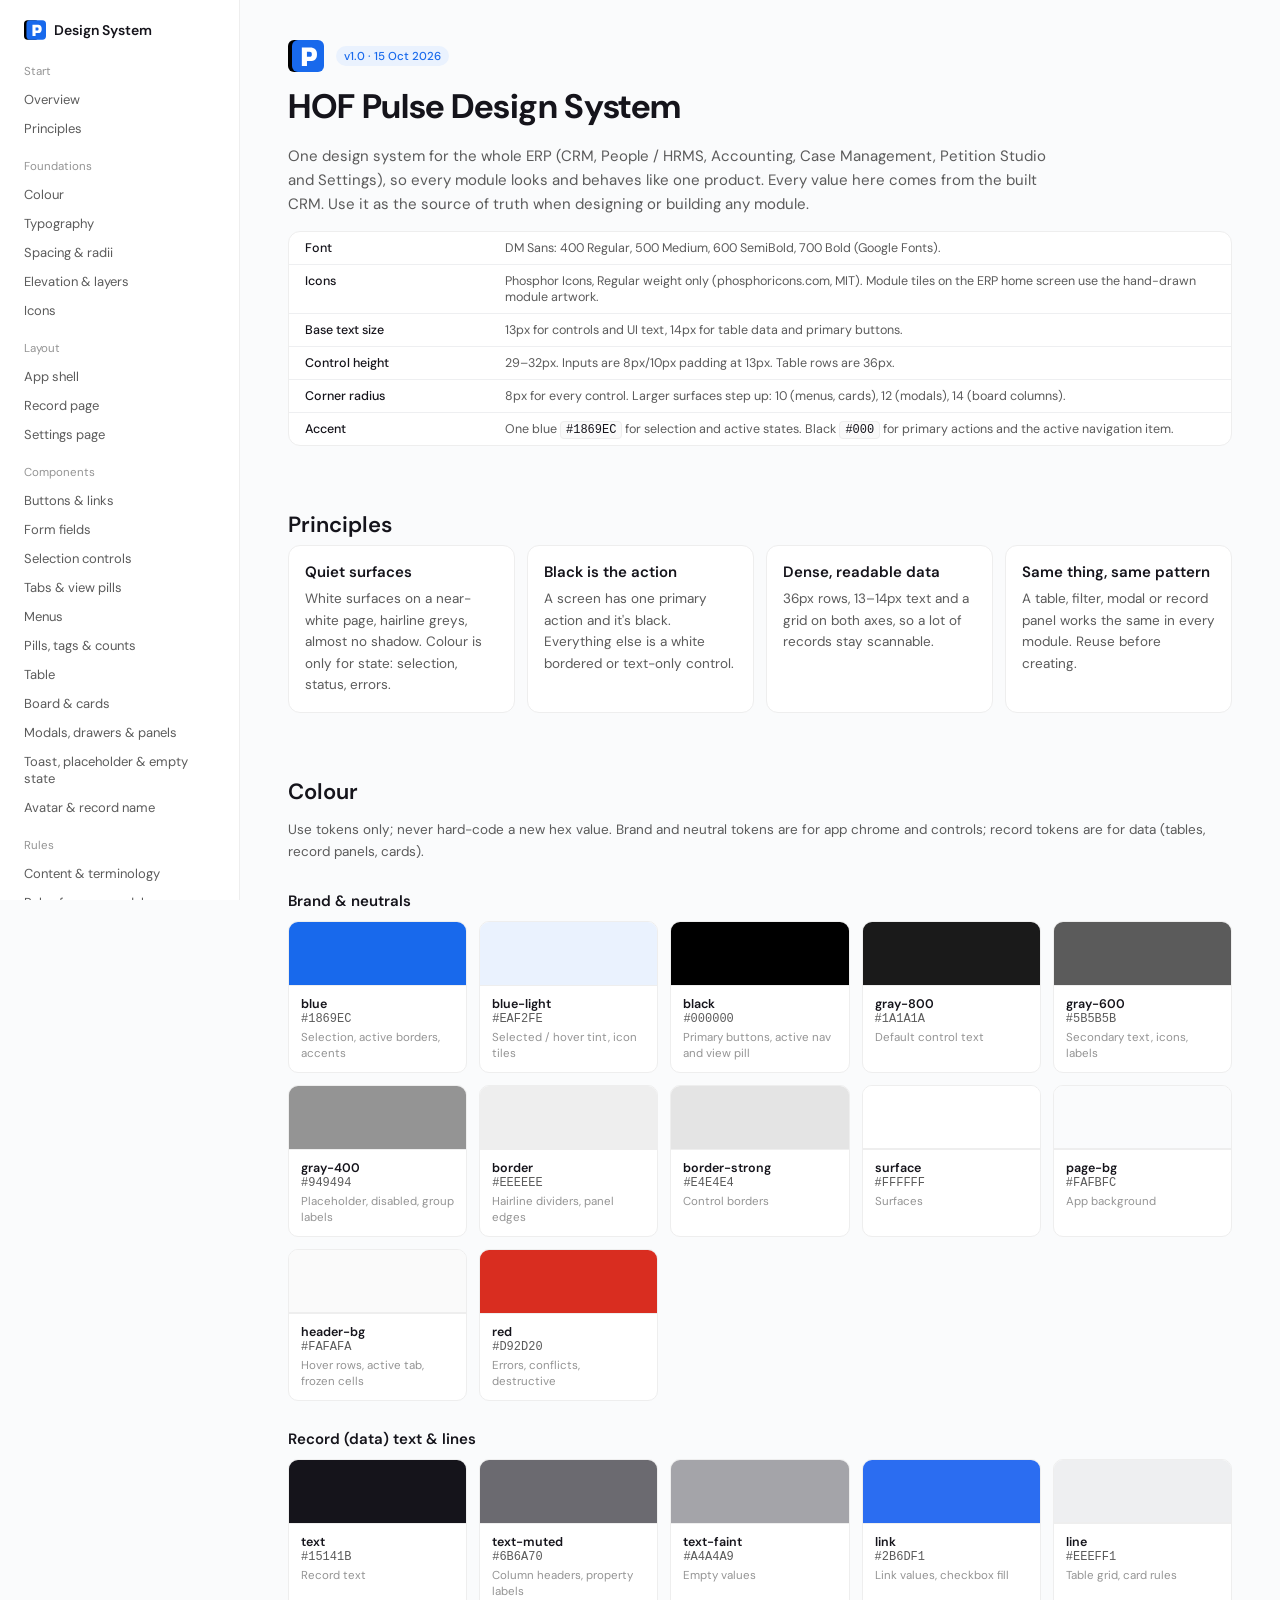
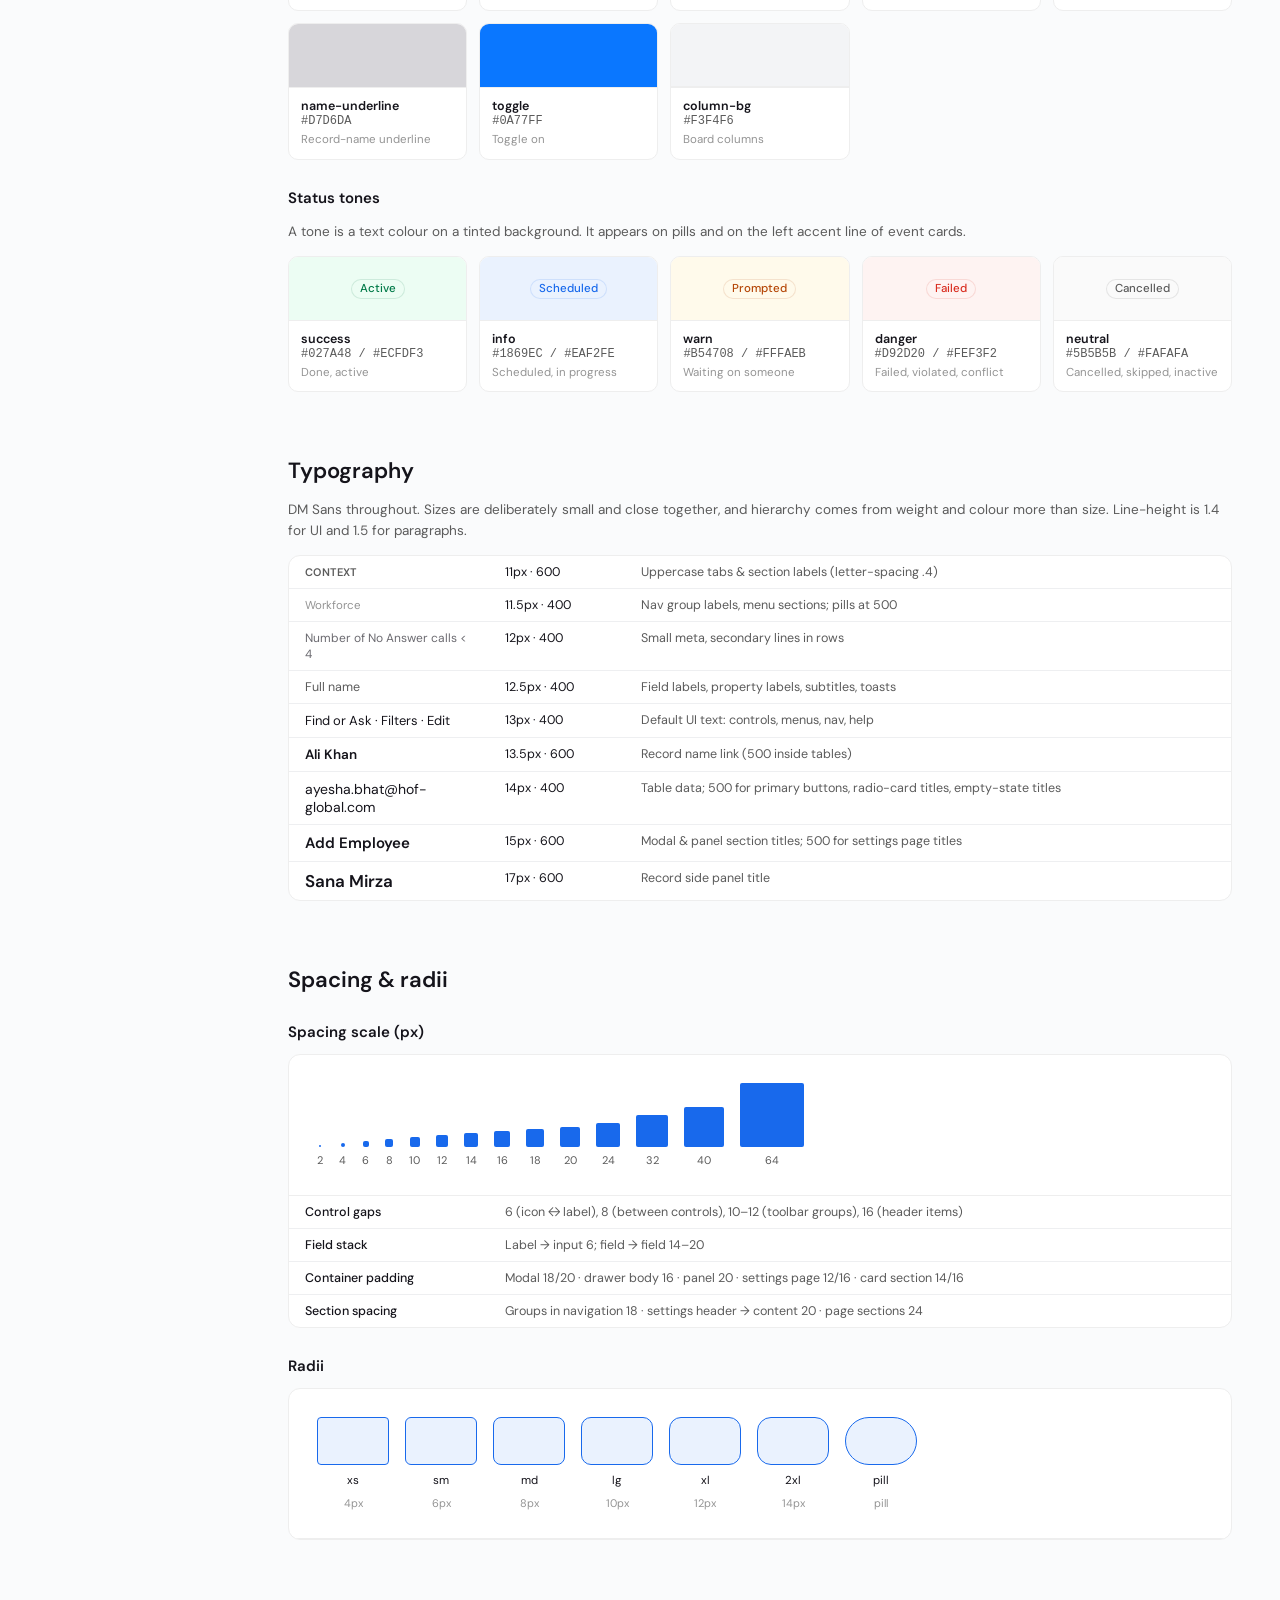
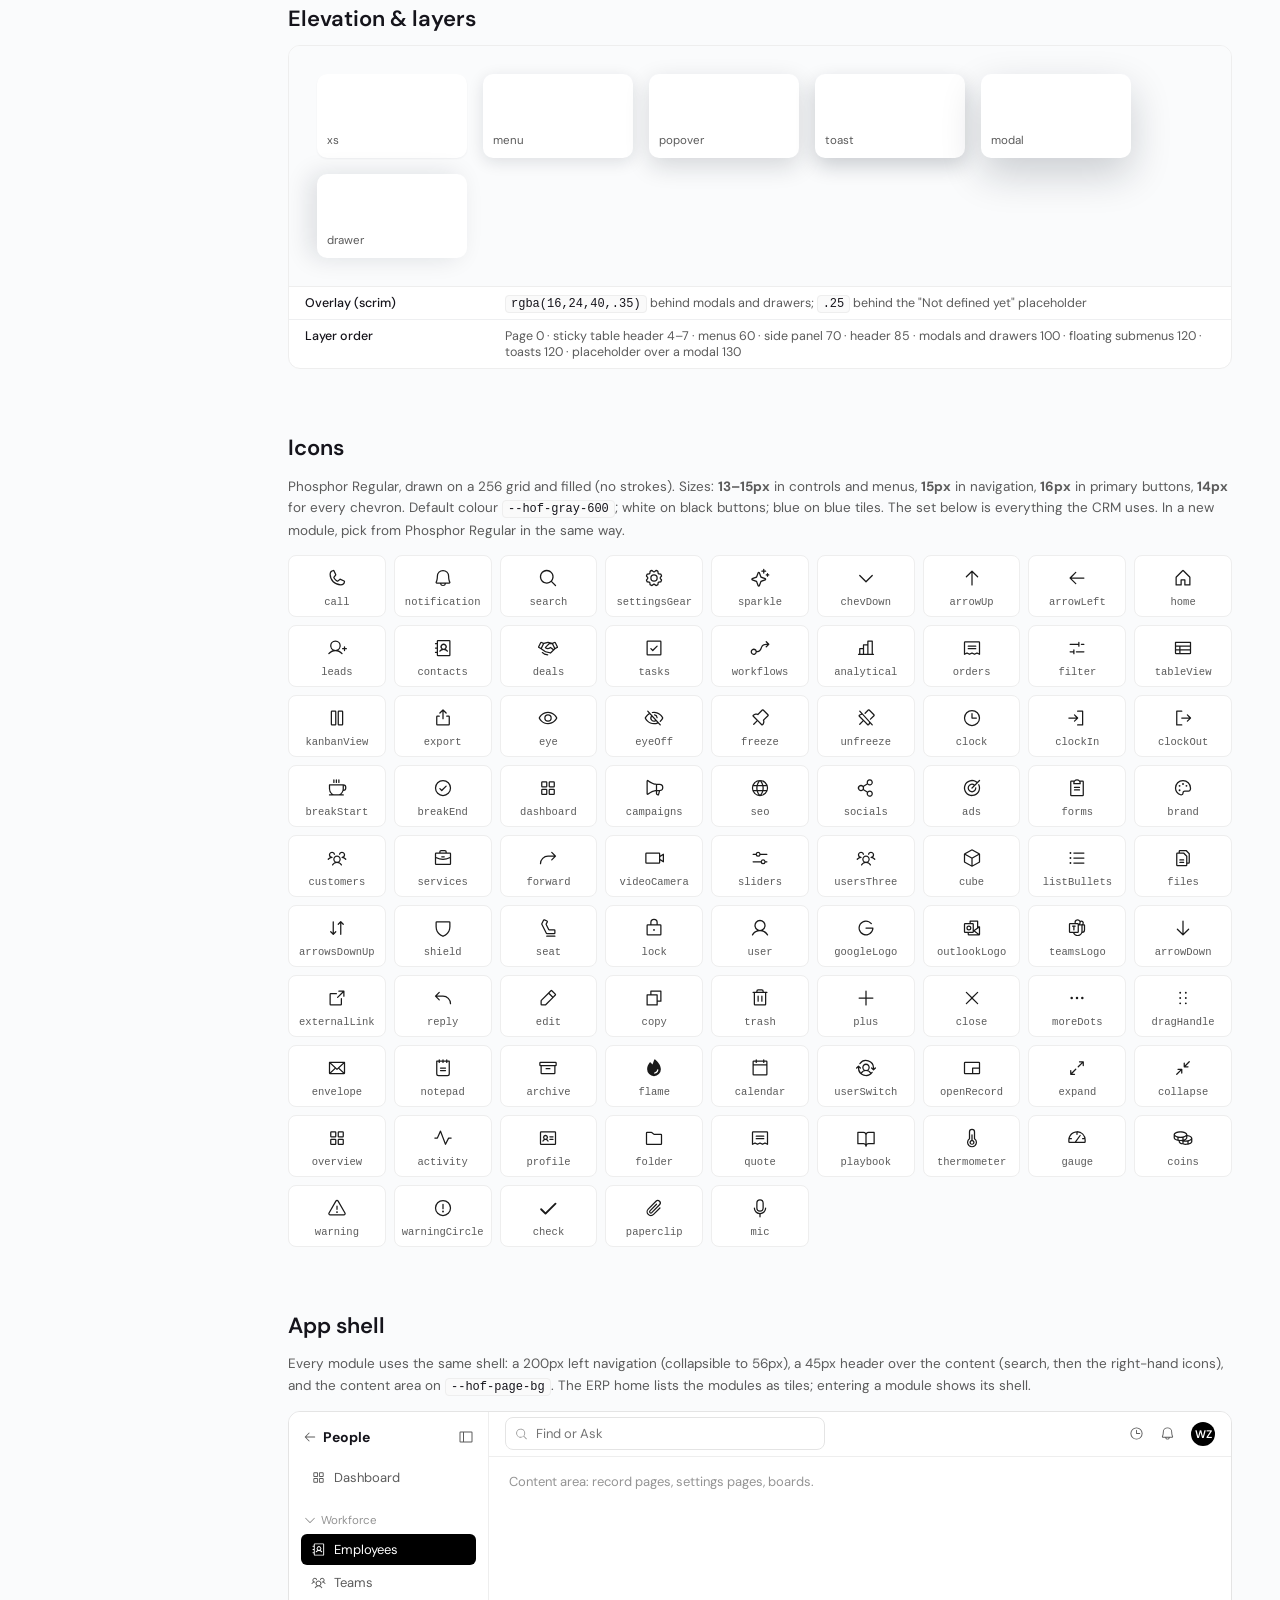
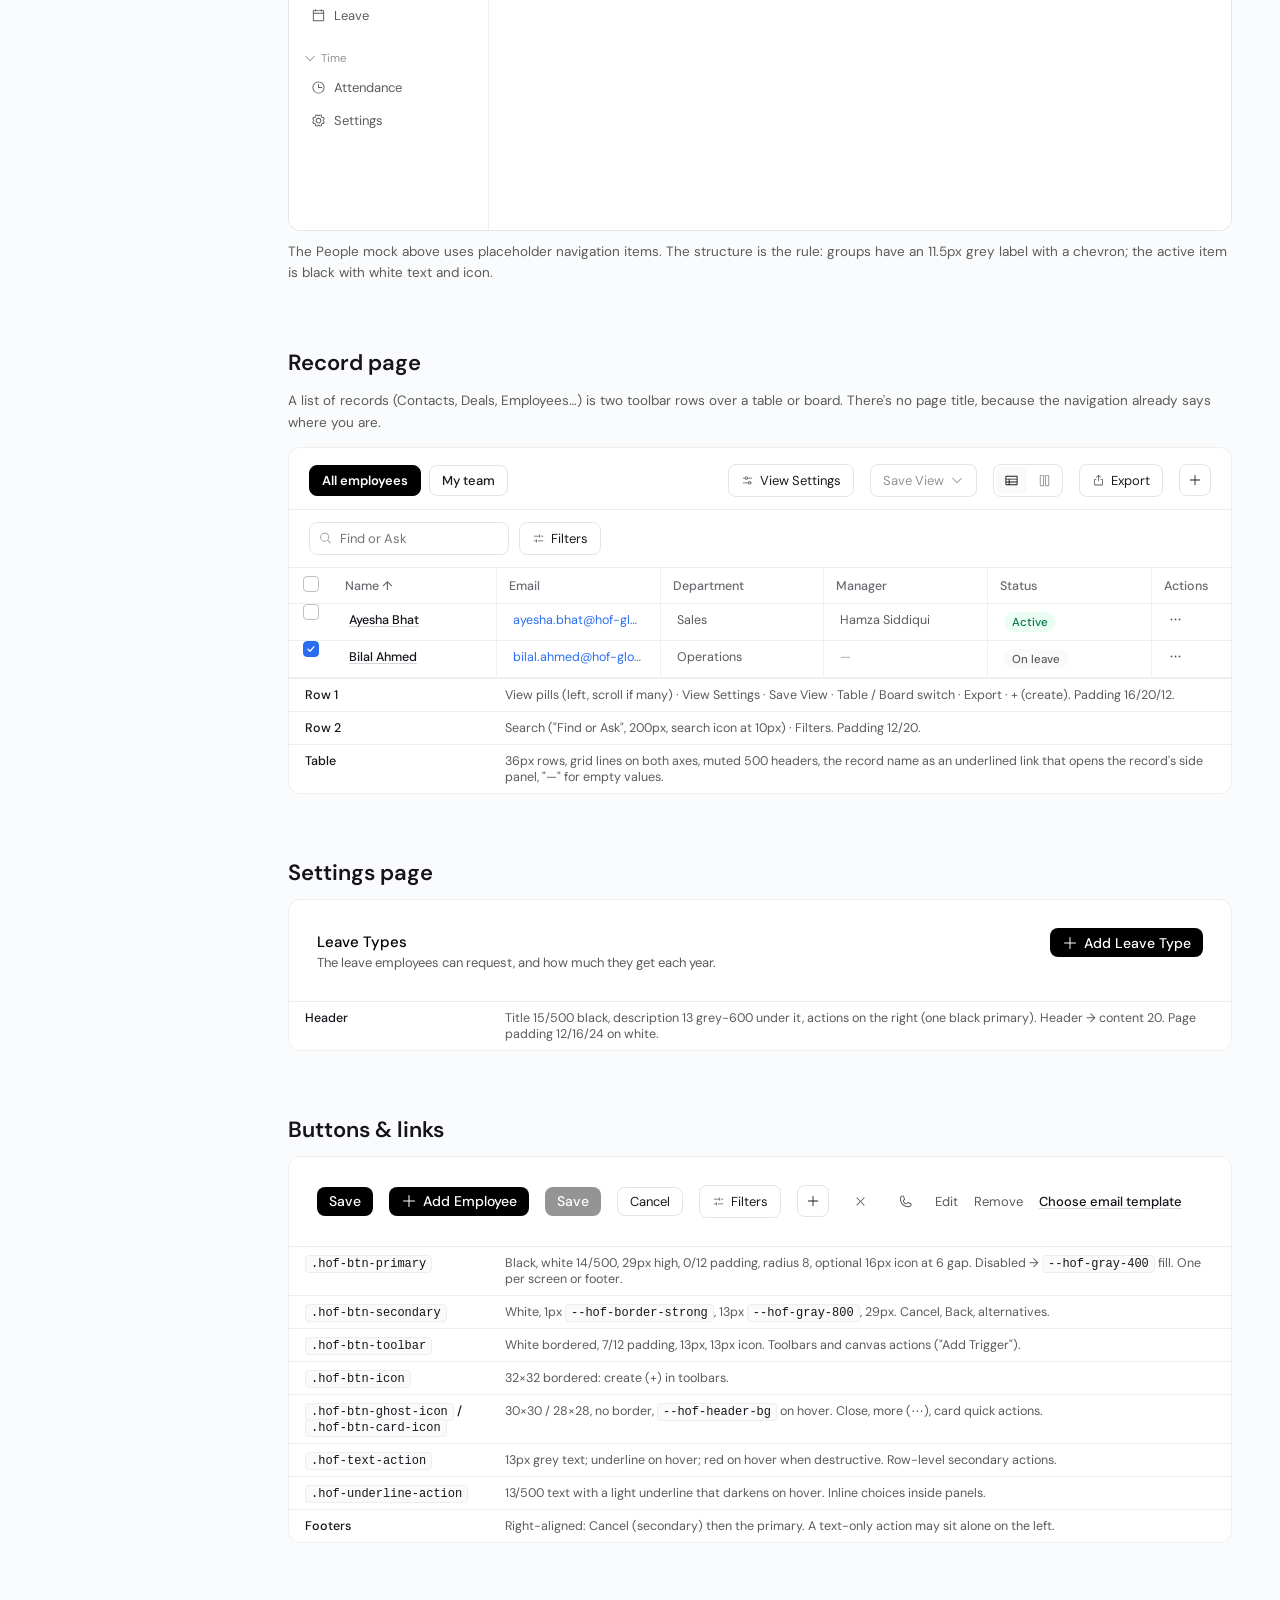
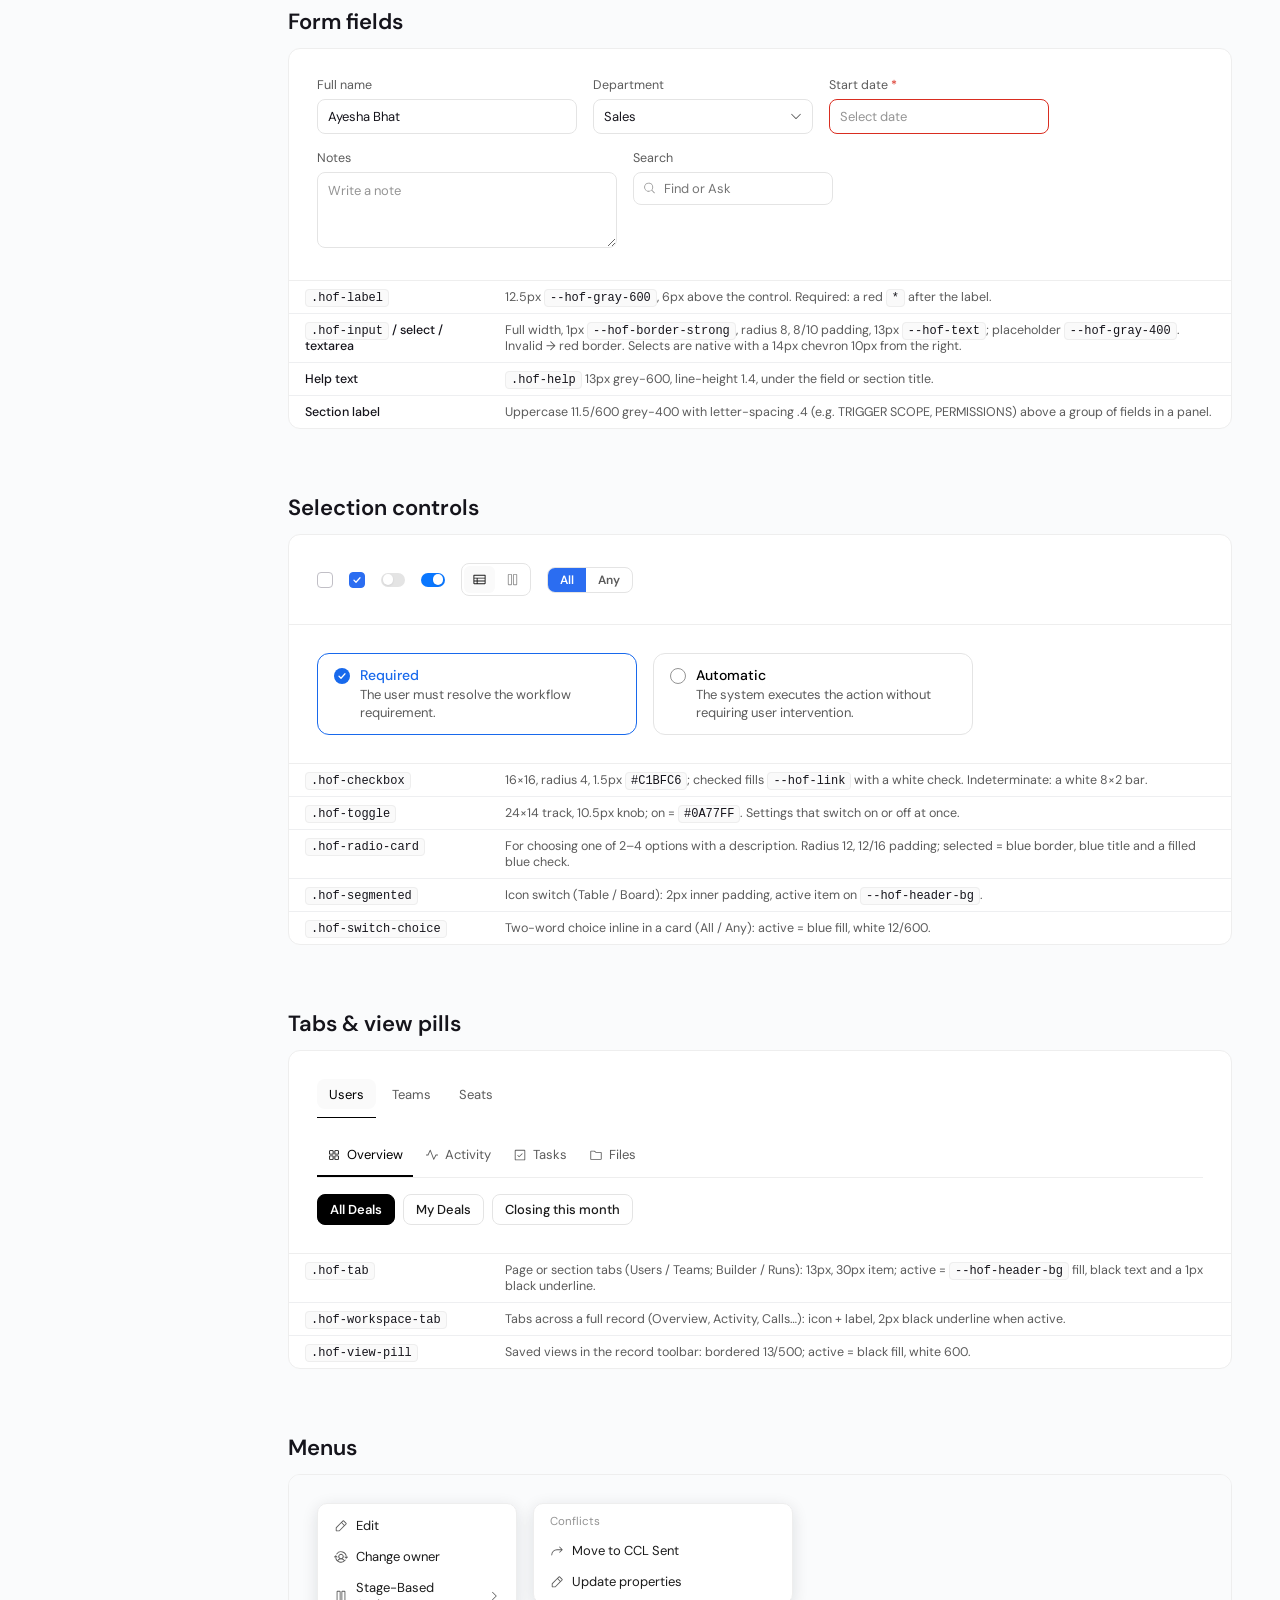
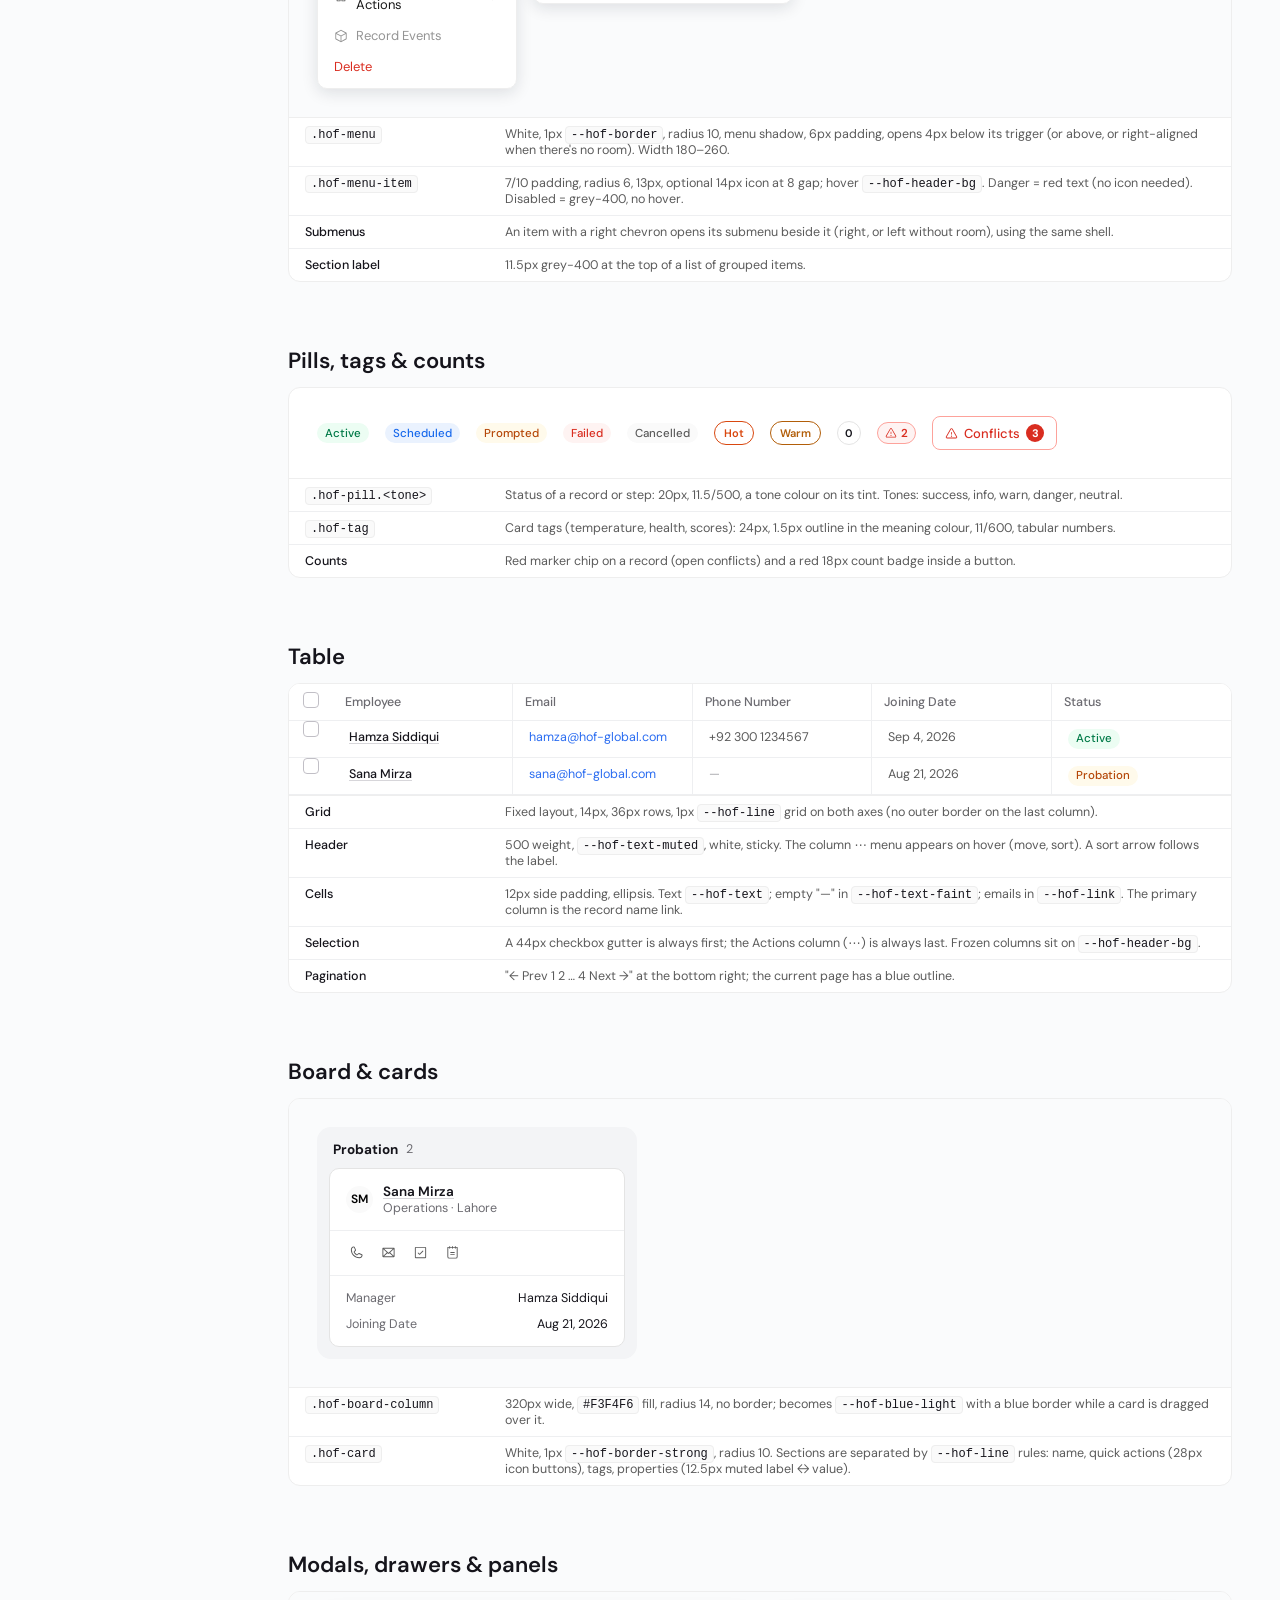
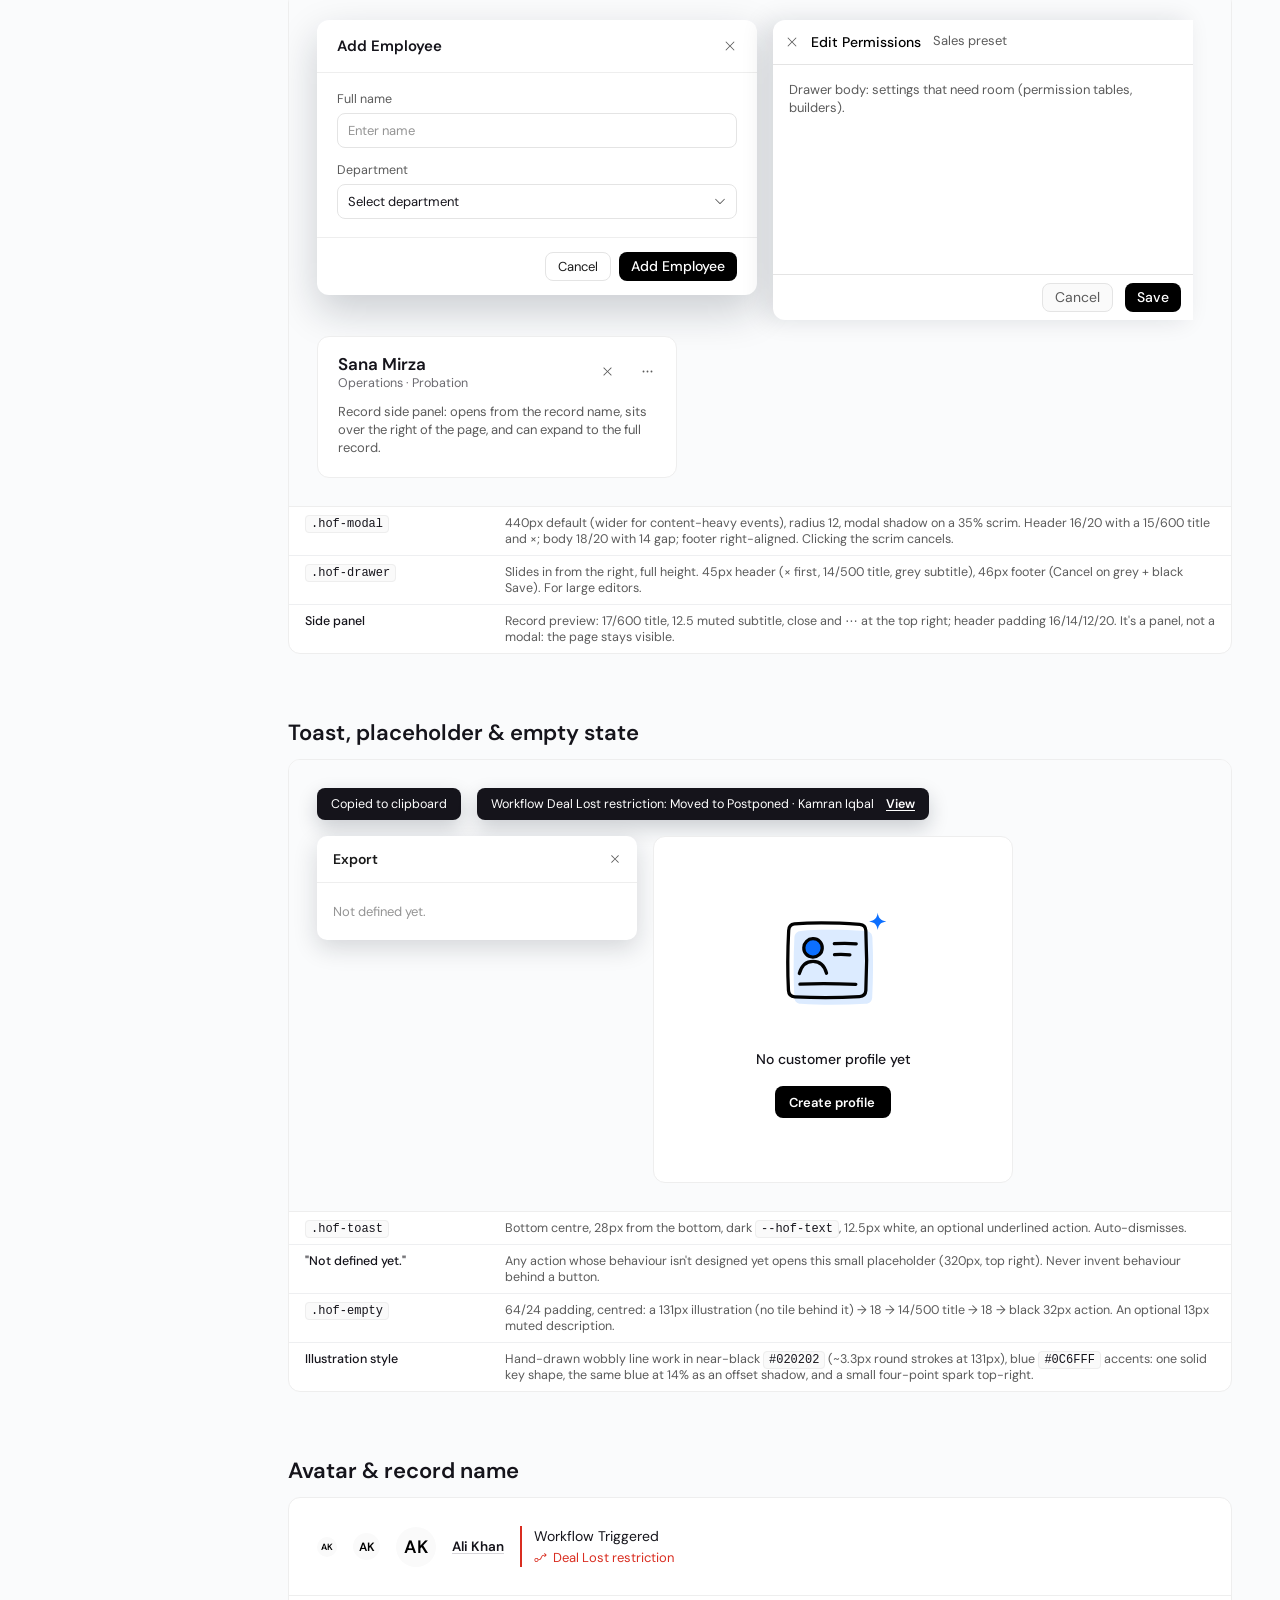
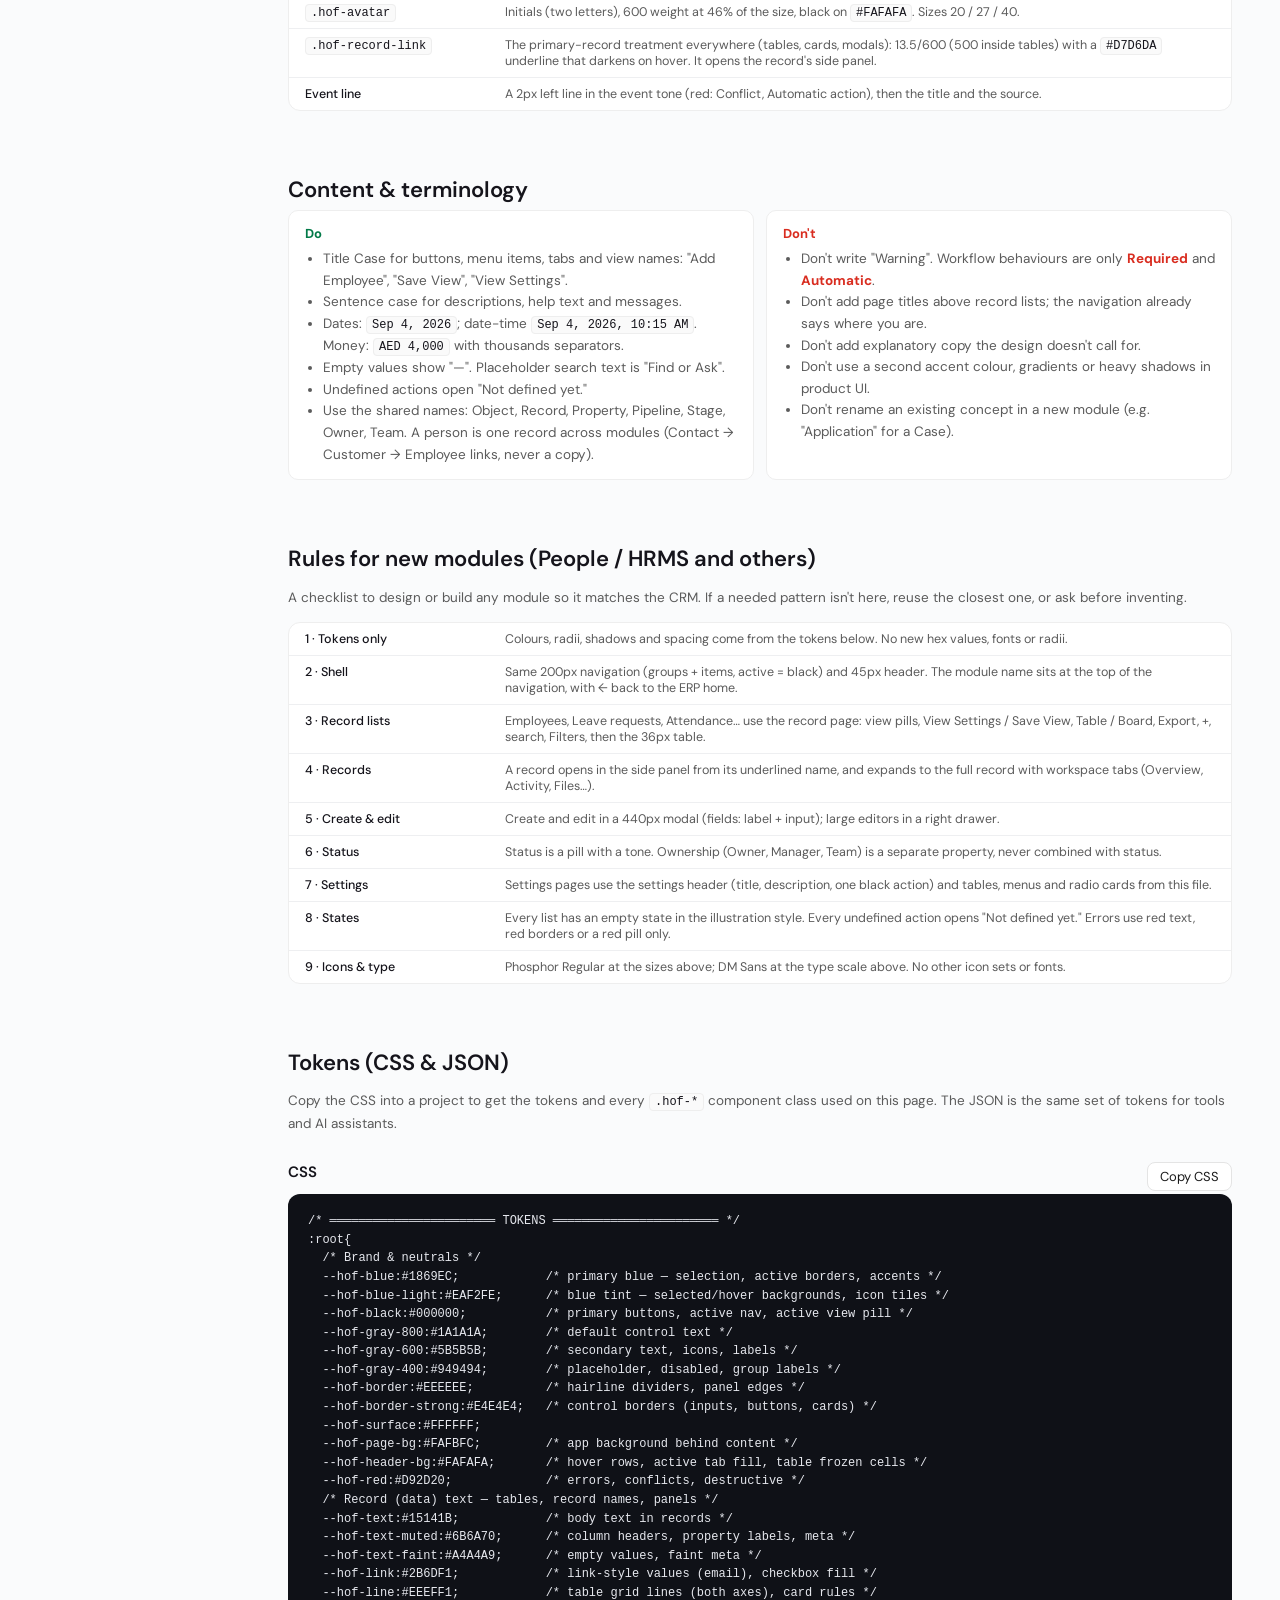
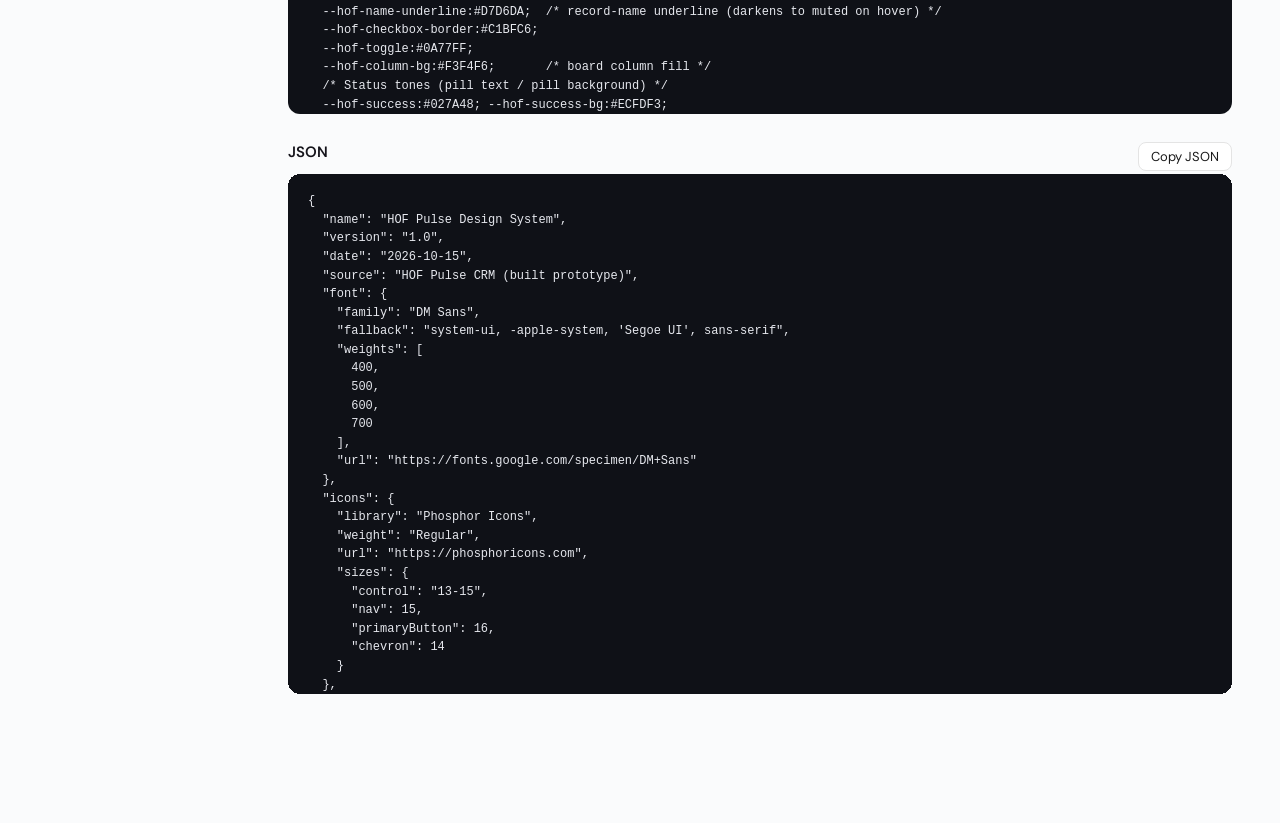
<file: docs/hof-pulse-design-system.html>
<!doctype html>
<html lang="en">
<head>
<meta charset="utf-8">
<meta name="viewport" content="width=device-width, initial-scale=1">
<title>HOF Pulse Design System</title>
<link rel="preconnect" href="https://fonts.googleapis.com"><link rel="preconnect" href="https://fonts.gstatic.com" crossorigin>
<link href="https://fonts.googleapis.com/css2?family=DM+Sans:wght@400;500;600;700&display=swap" rel="stylesheet">
<!--
  HOF Pulse Design System — v1.0 (15 Oct 2026)
  One design system for the whole ERP: CRM, People (HRMS), Accounting, Case Management, Petition Studio, Settings.
  Extracted from the built CRM (HOF Pulse prototype) — every value below is what the CRM uses today.

  HOW TO USE THIS FILE
  - Designers: open it in a browser; every component is a live specimen with its spec.
  - Builders / AI assistants: the <style id="hof-ds"> block is the token + component stylesheet;
    the <script id="hof-tokens" type="application/json"> block is the same tokens as data.
    Follow "Rules for new modules" (section 9) exactly. Do not introduce new colours, fonts,
    radii or component variants; if something is missing, ask the product designer.
-->
<style id="hof-ds">
/* ═══════════════════════ TOKENS ═══════════════════════ */
:root{
  /* Brand & neutrals */
  --hof-blue:#1869EC;            /* primary blue — selection, active borders, accents */
  --hof-blue-light:#EAF2FE;      /* blue tint — selected/hover backgrounds, icon tiles */
  --hof-black:#000000;           /* primary buttons, active nav, active view pill */
  --hof-gray-800:#1A1A1A;        /* default control text */
  --hof-gray-600:#5B5B5B;        /* secondary text, icons, labels */
  --hof-gray-400:#949494;        /* placeholder, disabled, group labels */
  --hof-border:#EEEEEE;          /* hairline dividers, panel edges */
  --hof-border-strong:#E4E4E4;   /* control borders (inputs, buttons, cards) */
  --hof-surface:#FFFFFF;
  --hof-page-bg:#FAFBFC;         /* app background behind content */
  --hof-header-bg:#FAFAFA;       /* hover rows, active tab fill, table frozen cells */
  --hof-red:#D92D20;             /* errors, conflicts, destructive */
  /* Record (data) text — tables, record names, panels */
  --hof-text:#15141B;            /* body text in records */
  --hof-text-muted:#6B6A70;      /* column headers, property labels, meta */
  --hof-text-faint:#A4A4A9;      /* empty values, faint meta */
  --hof-link:#2B6DF1;            /* link-style values (email), checkbox fill */
  --hof-line:#EEEFF1;            /* table grid lines (both axes), card rules */
  --hof-name-underline:#D7D6DA;  /* record-name underline (darkens to muted on hover) */
  --hof-checkbox-border:#C1BFC6;
  --hof-toggle:#0A77FF;
  --hof-column-bg:#F3F4F6;       /* board column fill */
  /* Status tones (pill text / pill background) */
  --hof-success:#027A48; --hof-success-bg:#ECFDF3;
  --hof-danger:#D92D20;  --hof-danger-bg:#FEF3F2;  --hof-danger-border:#FDA29B;
  --hof-info:#1869EC;    --hof-info-bg:#EAF2FE;
  --hof-warn:#B54708;    --hof-warn-bg:#FFFAEB;
  --hof-neutral:#5B5B5B; --hof-neutral-bg:#FAFAFA;
  --hof-hot:#D9480F; --hof-warm:#B25E09; --hof-good:#0E9F6E;
  /* Type */
  --hof-font:'DM Sans', system-ui, -apple-system, 'Segoe UI', sans-serif;
  /* Radii */
  --hof-r-xs:4px;   /* checkbox */
  --hof-r-sm:6px;   /* menu items, nav items, segmented inner */
  --hof-r-md:8px;   /* inputs, buttons, view pills, toolbar controls */
  --hof-r-lg:10px;  /* menus, board cards, workflow nodes */
  --hof-r-xl:12px;  /* modals, radio cards, event cards */
  --hof-r-2xl:14px; /* board columns */
  --hof-r-pill:9999px;
  /* Elevation */
  --hof-shadow-xs:0 1px 2px rgba(16,24,40,.05);
  --hof-shadow-menu:0 4px 16px rgba(16,24,40,.12);
  --hof-shadow-popover:0 8px 24px rgba(16,24,40,.16);
  --hof-shadow-toast:0 8px 20px rgba(16,24,40,.2);
  --hof-shadow-modal:0 16px 40px rgba(16,24,40,.2);
  --hof-shadow-drawer:-8px 0 24px rgba(16,24,40,.12);
  --hof-overlay:rgba(16,24,40,.35);
  /* Layout */
  --hof-sidebar-w:200px; --hof-sidebar-w-collapsed:56px; --hof-header-h:45px; --hof-row-h:36px; --hof-modal-w:440px;
}

/* ═══════════════════════ BASE ═══════════════════════ */
.hof, .hof *{box-sizing:border-box}
.hof{font-family:var(--hof-font); font-size:13px; color:var(--hof-gray-800); -webkit-font-smoothing:antialiased}
.hof button, .hof input, .hof select, .hof textarea{font-family:inherit}

/* ═══════════════════════ COMPONENTS ═══════════════════════ */
/* Buttons */
.hof-btn-primary{display:inline-flex; align-items:center; justify-content:center; gap:6px; height:29px; padding:0 12px; border-radius:var(--hof-r-md); border:none;
  background:var(--hof-black); color:#fff; font-size:14px; font-weight:500; cursor:pointer; white-space:nowrap}
.hof-btn-primary:disabled{background:var(--hof-gray-400); cursor:default}
.hof-btn-secondary{display:inline-flex; align-items:center; gap:6px; height:29px; padding:0 12px; border-radius:var(--hof-r-md); border:1px solid var(--hof-border-strong);
  background:#fff; color:var(--hof-gray-800); font-size:13px; cursor:pointer; white-space:nowrap}
.hof-btn-secondary:disabled{color:var(--hof-gray-400); cursor:default}
.hof-btn-toolbar{display:inline-flex; align-items:center; gap:6px; border:1px solid var(--hof-border-strong); background:#fff; border-radius:var(--hof-r-md);
  padding:7px 12px; font-size:13px; color:var(--hof-gray-800); cursor:pointer; white-space:nowrap}
.hof-btn-icon{width:32px; height:32px; display:inline-flex; align-items:center; justify-content:center; border:1px solid var(--hof-border-strong); background:#fff;
  border-radius:var(--hof-r-md); cursor:pointer}
.hof-btn-ghost-icon{width:30px; height:30px; display:inline-flex; align-items:center; justify-content:center; border:none; background:transparent; border-radius:var(--hof-r-md); cursor:pointer}
.hof-btn-ghost-icon:hover, .hof-btn-card-icon:hover{background:var(--hof-header-bg)}
.hof-btn-card-icon{width:28px; height:28px; display:inline-flex; align-items:center; justify-content:center; border:none; background:transparent; border-radius:var(--hof-r-md); cursor:pointer}
.hof-btn-event{display:inline-flex; align-items:center; gap:8px; height:32px; padding:0 14px; border-radius:var(--hof-r-md); font-size:13px; font-weight:500; cursor:pointer;
  border:none; background:var(--hof-black); color:#fff}
.hof-text-action{border:none; background:transparent; padding:0; cursor:pointer; font-size:13px; color:var(--hof-gray-600); text-underline-offset:2px}
.hof-text-action:hover{text-decoration:underline}
.hof-text-action.danger:hover{color:var(--hof-red)}
.hof-underline-action{border:none; background:transparent; padding:0; cursor:pointer; font-size:13px; font-weight:500; color:var(--hof-text);
  text-decoration:underline; text-underline-offset:2px; text-decoration-color:var(--hof-name-underline); transition:color .12s, text-decoration-color .12s}
.hof-underline-action:hover{color:var(--hof-black); text-decoration-color:var(--hof-text-muted)}
.hof-record-link{font-size:13.5px; font-weight:600; color:var(--hof-text); cursor:pointer; text-decoration:underline; text-underline-offset:2px;
  text-decoration-color:var(--hof-name-underline); transition:text-decoration-color .12s}
.hof-record-link:hover{text-decoration-color:var(--hof-text-muted)}
/* Form fields */
.hof-label{display:block; font-size:12.5px; color:var(--hof-gray-600); margin-bottom:6px}
.hof-input, .hof-select select, .hof-textarea{width:100%; border:1px solid var(--hof-border-strong); border-radius:var(--hof-r-md); padding:8px 10px; font-size:13px;
  color:var(--hof-text); background:#fff; outline:none}
.hof-input::placeholder, .hof-textarea::placeholder{color:var(--hof-gray-400)}
.hof-input:focus, .hof-select select:focus, .hof-textarea:focus{border-color:var(--hof-blue)}
.hof-input.invalid{border-color:var(--hof-red)}
.hof-textarea{resize:vertical; line-height:1.5}
.hof-select{position:relative}
.hof-select select{appearance:none; -webkit-appearance:none; padding-right:32px; cursor:pointer}
.hof-select .chev{position:absolute; right:10px; top:50%; transform:translateY(-50%); pointer-events:none; display:flex}
.hof-search{position:relative; display:inline-block}
.hof-search .ico{position:absolute; left:10px; top:50%; transform:translateY(-50%); pointer-events:none; display:flex}
.hof-search input{padding:7px 10px 7px 30px; font-size:13px; border:1px solid var(--hof-border-strong); border-radius:var(--hof-r-md); width:200px; outline:none}
.hof-help{font-size:13px; color:var(--hof-gray-600); line-height:1.4}
/* Checkbox, toggle, radio card, segmented */
.hof-checkbox{width:16px; height:16px; border-radius:var(--hof-r-xs); border:1.5px solid var(--hof-checkbox-border); background:#fff; display:inline-flex; align-items:center; justify-content:center; cursor:pointer; flex-shrink:0}
.hof-checkbox.on{border-color:var(--hof-link); background:var(--hof-link)}
.hof-toggle{width:24px; height:14px; border-radius:14px; padding:1.75px; background:var(--hof-border-strong); display:inline-flex; justify-content:flex-start; cursor:pointer; transition:background .12s}
.hof-toggle::after{content:''; width:10.5px; height:10.5px; border-radius:112px; background:#fff; box-shadow:0 .7px 2.1px rgba(16,24,40,.1)}
.hof-toggle.on{background:var(--hof-toggle); justify-content:flex-end}
.hof-radio-card{display:flex; gap:10px; align-items:flex-start; padding:12px 16px; border-radius:var(--hof-r-xl); border:1px solid var(--hof-border-strong); background:#fff; cursor:pointer}
.hof-radio-card .t{font-size:14px; font-weight:500; color:var(--hof-black); line-height:1.4}
.hof-radio-card .d{font-size:13px; color:var(--hof-gray-600); line-height:1.4}
.hof-radio-card .dot{width:16px; height:16px; border-radius:99px; flex-shrink:0; margin-top:2px; border:1.5px solid var(--hof-gray-400)}
.hof-radio-card.on{border-color:var(--hof-blue)}
.hof-radio-card.on .t{color:var(--hof-blue)}
.hof-radio-card.on .dot{border:none; background:var(--hof-blue); display:flex; align-items:center; justify-content:center}
.hof-segmented{display:inline-flex; gap:2px; border:1px solid var(--hof-border-strong); border-radius:var(--hof-r-md); padding:2px}
.hof-segmented button{border:none; border-radius:var(--hof-r-sm); padding:6px 8px; cursor:pointer; display:flex; background:transparent}
.hof-segmented button.on{background:var(--hof-header-bg)}
.hof-switch-choice{display:inline-flex; border:1px solid var(--hof-border-strong); border-radius:var(--hof-r-md); overflow:hidden; background:#fff}
.hof-switch-choice button{border:none; cursor:pointer; padding:4px 12px; font-size:12px; font-weight:600; background:transparent; color:var(--hof-gray-600)}
.hof-switch-choice button.on{background:var(--hof-link); color:#fff}
/* Tabs & view pills */
.hof-tabs{display:flex; align-items:flex-end; gap:4px}
.hof-tab{display:flex; flex-direction:column; gap:8px; cursor:pointer}
.hof-tab .in{display:flex; align-items:center; gap:8px; height:30px; padding:4px 12px; border-radius:var(--hof-r-md); font-size:13px; color:var(--hof-gray-600); white-space:nowrap}
.hof-tab .bar{height:1px; background:transparent}
.hof-tab.on .in{background:var(--hof-header-bg); color:var(--hof-black)}
.hof-tab.on .bar{background:var(--hof-black)}
.hof-view-pill{border:1px solid var(--hof-border-strong); background:#fff; cursor:pointer; font-size:13px; padding:6px 12px; border-radius:var(--hof-r-md); font-weight:500; color:var(--hof-gray-800)}
.hof-view-pill.on{border-color:var(--hof-black); background:var(--hof-black); color:#fff; font-weight:600}
.hof-workspace-tab{display:flex; align-items:center; gap:6px; padding:12px 10px; font-size:13px; color:var(--hof-gray-600); border-bottom:2px solid transparent; cursor:pointer}
.hof-workspace-tab.on{color:var(--hof-black); border-bottom-color:var(--hof-black)}
/* Menus */
.hof-menu{width:200px; background:#fff; border:1px solid var(--hof-border); border-radius:var(--hof-r-lg); box-shadow:var(--hof-shadow-menu); padding:6px; font-weight:400}
.hof-menu-item{display:flex; align-items:center; gap:8px; padding:7px 10px; border-radius:var(--hof-r-sm); font-size:13px; color:#1A1A1A; cursor:pointer}
.hof-menu-item:hover{background:var(--hof-header-bg)}
.hof-menu-item.danger{color:var(--hof-red)}
.hof-menu-item.disabled{color:var(--hof-gray-400); cursor:default; background:transparent}
.hof-menu-item .grow{flex:1}
.hof-menu-section{padding:4px 10px 6px; font-size:11.5px; color:var(--hof-gray-400)}
/* Pills & tags */
.hof-pill{display:inline-flex; align-items:center; height:20px; padding:0 8px; border-radius:var(--hof-r-pill); font-size:11.5px; font-weight:500; white-space:nowrap}
.hof-pill.success{color:var(--hof-success); background:var(--hof-success-bg)} .hof-pill.danger{color:var(--hof-danger); background:var(--hof-danger-bg)}
.hof-pill.info{color:var(--hof-info); background:var(--hof-info-bg)} .hof-pill.warn{color:var(--hof-warn); background:var(--hof-warn-bg)}
.hof-pill.neutral{color:var(--hof-neutral); background:var(--hof-neutral-bg)}
.hof-tag{height:24px; min-width:24px; border-radius:var(--hof-r-pill); display:inline-flex; align-items:center; justify-content:center; font-size:11px; font-weight:600; padding:0 9px;
  border:1.5px solid var(--hof-border-strong); color:var(--hof-text); font-variant-numeric:tabular-nums}
.hof-chip-count{display:inline-flex; align-items:center; gap:4px; height:22px; padding:0 7px; border-radius:var(--hof-r-pill); font-size:11.5px; font-weight:600;
  border:1px solid var(--hof-danger-border); background:var(--hof-danger-bg); color:var(--hof-red)}
.hof-badge-count{min-width:18px; height:18px; padding:0 5px; border-radius:var(--hof-r-pill); background:var(--hof-red); color:#fff; font-size:11px; font-weight:700; display:inline-flex; align-items:center; justify-content:center}
/* Table */
.hof-table{border-collapse:collapse; table-layout:fixed; font-size:14px; width:100%; background:#fff}
.hof-table th, .hof-table td{height:var(--hof-row-h); border-bottom:1px solid var(--hof-line); border-right:1px solid var(--hof-line); padding:0 12px; text-align:left;
  white-space:nowrap; overflow:hidden; text-overflow:ellipsis}
.hof-table th{font-weight:500; color:var(--hof-text-muted); background:#fff}
.hof-table td{color:var(--hof-text)}
.hof-table td.empty{color:var(--hof-text-faint)}
.hof-table td.link{color:var(--hof-link)}
.hof-table th:last-child, .hof-table td:last-child{border-right:none}
.hof-table .gutter{width:44px; padding:0 0 0 14px; border-right:none}
/* Cards, board */
.hof-board-column{width:320px; background:var(--hof-column-bg); border-radius:var(--hof-r-2xl); padding:14px 12px 12px; display:flex; flex-direction:column; gap:8px}
.hof-card{background:#fff; border:1px solid var(--hof-border-strong); border-radius:var(--hof-r-lg); overflow:hidden}
.hof-card .row{padding:14px 16px; border-top:1px solid var(--hof-line)}
.hof-card .row:first-child{border-top:none}
.hof-prop{display:flex; justify-content:space-between; gap:12px; font-size:12.5px}
.hof-prop .k{color:var(--hof-text-muted)} .hof-prop .v{color:var(--hof-text)}
/* Overlays */
.hof-modal{width:var(--hof-modal-w); max-width:calc(100vw - 32px); background:#fff; border-radius:var(--hof-r-xl); box-shadow:var(--hof-shadow-modal)}
.hof-modal-head{display:flex; align-items:center; justify-content:space-between; padding:16px 20px; border-bottom:1px solid var(--hof-border)}
.hof-modal-title{font-size:15px; font-weight:600; color:var(--hof-text)}
.hof-modal-body{padding:18px 20px; display:flex; flex-direction:column; gap:14px}
.hof-modal-foot{display:flex; justify-content:flex-end; align-items:center; gap:8px; padding:14px 20px; border-top:1px solid var(--hof-border)}
.hof-drawer{background:#fff; display:flex; flex-direction:column; box-shadow:var(--hof-shadow-drawer)}
.hof-drawer-head{height:45px; display:flex; align-items:center; gap:12px; padding:0 12px; border-bottom:1px solid var(--hof-border-strong)}
.hof-drawer-foot{height:46px; display:flex; align-items:center; justify-content:flex-end; gap:12px; padding:0 12px; border-top:1px solid var(--hof-border-strong)}
.hof-panel-head{display:flex; align-items:center; gap:10px; padding:16px 14px 12px 20px}
.hof-panel-title{font-size:17px; font-weight:600; color:var(--hof-text)}
.hof-panel-sub{font-size:12.5px; color:var(--hof-text-muted)}
.hof-toast{display:inline-flex; align-items:center; gap:12px; background:var(--hof-text); color:#fff; font-size:12.5px; padding:8px 14px; border-radius:var(--hof-r-md); box-shadow:var(--hof-shadow-toast)}
.hof-toast button{border:none; background:transparent; padding:0; cursor:pointer; font-size:12.5px; font-weight:600; color:#fff; text-decoration:underline; text-underline-offset:2px}
.hof-stub{width:320px; background:#fff; border-radius:var(--hof-r-lg); box-shadow:var(--hof-shadow-popover)}
.hof-stub-head{display:flex; align-items:center; justify-content:space-between; padding:14px 16px; border-bottom:1px solid var(--hof-border); font-size:14px; font-weight:600; color:var(--hof-gray-800)}
.hof-stub-body{padding:20px 16px; font-size:13px; color:var(--hof-gray-400)}
.hof-empty{padding:64px 24px; display:flex; flex-direction:column; align-items:center; text-align:center}
.hof-empty .title{font-size:14px; font-weight:500; color:var(--hof-text); margin-top:18px}
.hof-empty .desc{font-size:13px; color:var(--hof-text-muted); margin-top:4px}
.hof-empty .act{margin-top:18px}
.hof-btn-empty{height:32px; padding:0 16px 0 14px; border-radius:var(--hof-r-md); border:none; background:var(--hof-black); color:#fff; font-size:13px; font-weight:600; cursor:pointer}
.hof-avatar{border-radius:9999px; background:var(--hof-header-bg); display:inline-flex; align-items:center; justify-content:center; font-weight:600; color:var(--hof-black)}
/* Navigation */
.hof-nav{width:var(--hof-sidebar-w); background:#fff; border-right:1px solid var(--hof-border); padding:16px 12px}
.hof-nav-group{display:flex; align-items:center; gap:4px; padding:2px 2px 6px; color:var(--hof-gray-400); font-size:11.5px; margin-top:18px; cursor:pointer}
.hof-nav-item{display:flex; align-items:center; gap:8px; padding:7px 10px; border-radius:var(--hof-r-sm); font-size:13px; color:var(--hof-gray-600); cursor:pointer; margin-bottom:2px}
.hof-nav-item:hover{background:var(--hof-header-bg)}
.hof-nav-item.on{background:var(--hof-black); color:#fff}
.hof-header{height:var(--hof-header-h); background:#fff; border-bottom:1px solid var(--hof-border); display:flex; align-items:center; gap:16px; padding:0 16px}
/* Event cards (workflow conflicts / automatic actions) */
.hof-event-line{border-left:2px solid var(--hof-red); padding:1px 0 1px 12px; display:flex; flex-direction:column; gap:4px}
</style>

<style>
/* ═══ Documentation page chrome (not part of the system) ═══ */
html,body{margin:0}
body{background:var(--hof-page-bg)}
.doc{display:grid; grid-template-columns:240px minmax(0,1fr); min-height:100vh}
.doc-nav{position:sticky; top:0; height:100vh; overflow-y:auto; background:#fff; border-right:1px solid var(--hof-border); padding:20px 14px}
.doc-nav a{display:block; padding:6px 10px; border-radius:6px; font-size:13px; color:var(--hof-gray-600); text-decoration:none}
.doc-nav a:hover{background:var(--hof-header-bg); color:var(--hof-black)}
.doc-nav .grp{font-size:11.5px; color:var(--hof-gray-400); margin:16px 10px 6px}
.doc-main{padding:40px 48px 120px; max-width:1180px}
.doc h1{font-size:34px; font-weight:700; letter-spacing:-.01em; margin:12px 0 8px; color:var(--hof-text)}
.doc h2{font-size:22px; font-weight:600; margin:64px 0 6px; color:var(--hof-text); scroll-margin-top:24px}
.doc h3{font-size:15px; font-weight:600; margin:28px 0 10px; color:var(--hof-text)}
.doc p, .doc li{font-size:13.5px; line-height:1.6; color:var(--hof-gray-600)}
.doc .lead{font-size:15px; color:var(--hof-gray-600); max-width:760px}
.doc code{font-family:ui-monospace, SFMono-Regular, Menlo, monospace; font-size:12px; background:var(--hof-header-bg); border:1px solid var(--hof-border); border-radius:4px; padding:1px 5px; color:var(--hof-text)}
.spec{background:#fff; border:1px solid var(--hof-border); border-radius:12px; overflow:hidden; margin:12px 0}
.spec .stage{padding:28px; display:flex; flex-wrap:wrap; gap:16px; align-items:center; border-bottom:1px solid var(--hof-border)}
.spec .stage.col{flex-direction:column; align-items:stretch}
.spec .stage.grey{background:var(--hof-page-bg)}
.spec table{width:100%; border-collapse:collapse; font-size:12.5px}
.spec td{padding:8px 16px; border-top:1px solid var(--hof-line); color:var(--hof-gray-600); vertical-align:top}
.spec tr:first-child td{border-top:none}
.spec td:first-child{width:200px; color:var(--hof-text); font-weight:500}
.grid{display:grid; gap:12px}
.g4{grid-template-columns:repeat(auto-fill, minmax(200px, 1fr))}
.g6{grid-template-columns:repeat(auto-fill, minmax(150px, 1fr))}
.sw{background:#fff; border:1px solid var(--hof-border); border-radius:10px; overflow:hidden}
.sw .chip{height:64px; border-bottom:1px solid var(--hof-border)}
.sw .meta{padding:10px 12px}
.sw .n{font-size:12.5px; font-weight:600; color:var(--hof-text)}
.sw .h{font-size:12px; color:var(--hof-gray-600); font-family:ui-monospace, Menlo, monospace}
.sw .u{font-size:11.5px; color:var(--hof-gray-400); margin-top:4px; line-height:1.4}
.ico-grid{display:grid; grid-template-columns:repeat(auto-fill, minmax(96px, 1fr)); gap:8px}
.ico-cell{background:#fff; border:1px solid var(--hof-border); border-radius:8px; padding:12px 6px 8px; display:flex; flex-direction:column; align-items:center; gap:8px}
.ico-cell span{font-size:10.5px; color:var(--hof-gray-600); font-family:ui-monospace, Menlo, monospace; word-break:break-all; text-align:center}
.dd{display:grid; grid-template-columns:1fr 1fr; gap:12px}
.do, .dont{background:#fff; border:1px solid var(--hof-border); border-radius:10px; padding:14px 16px}
.do b{color:var(--hof-success)} .dont b{color:var(--hof-red)}
.do ul, .dont ul{margin:6px 0 0; padding-left:18px}
pre.code{background:#0F1117; color:#E6E8EE; border-radius:12px; padding:18px 20px; overflow:auto; font-size:12px; line-height:1.55; max-height:520px}
.copy{float:right}
.tscale td:nth-child(2){color:var(--hof-text)}
.shell{border:1px solid var(--hof-border-strong); border-radius:12px; overflow:hidden; background:var(--hof-page-bg); display:grid; grid-template-columns:200px 1fr; height:420px}
@media (max-width:900px){ .doc{grid-template-columns:1fr} .doc-nav{position:static; height:auto} .doc-main{padding:24px 16px} .dd{grid-template-columns:1fr} .shell{grid-template-columns:1fr} .shell .hof-nav{display:none} }
</style>
</head>
<body class="hof">
<div class="doc">
<nav class="doc-nav">
  <div style="display:flex; align-items:center; gap:8px; padding:0 10px 8px"><svg width="22" height="20" viewBox="0 0 36 32" fill="none" xmlns="http://www.w3.org/2000/svg">
<rect width="24" height="32" rx="6" fill="black"/>
<rect x="4" width="32" height="32" rx="6" fill="#1869EC"/>
<path d="M17.3487 21.0608V16.8704H21.4095C22.2639 16.8704 22.8735 16.6976 23.2383 16.352C23.6127 16.0064 23.7999 15.4544 23.7999 14.696V13.9616C23.7999 13.2032 23.6127 12.6512 23.2383 12.3056C22.8735 11.9504 22.2639 11.7728 21.4095 11.7728H17.3487V7.5968H21.8703C24.3087 7.5968 26.0991 8.1296 27.2415 9.1952C28.3839 10.2512 28.9551 11.7872 28.9551 13.8032V14.8688C28.9551 16.8944 28.3839 18.4352 27.2415 19.4912C26.0991 20.5376 24.3183 21.0608 21.8991 21.0608H17.3487ZM13.8351 26V7.5968H18.9327V18.0368L18.9615 20.4128V26H13.8351Z" fill="white"/>
</svg><span style="font-size:14px; font-weight:600; color:var(--hof-text)">Design System</span></div>
  <div class="grp">Start</div>
  <a href="#overview">Overview</a><a href="#principles">Principles</a>
  <div class="grp">Foundations</div>
  <a href="#color">Colour</a><a href="#type">Typography</a><a href="#space">Spacing &amp; radii</a><a href="#elevation">Elevation &amp; layers</a><a href="#icons">Icons</a>
  <div class="grp">Layout</div>
  <a href="#shell">App shell</a><a href="#record-page">Record page</a><a href="#settings-page">Settings page</a>
  <div class="grp">Components</div>
  <a href="#buttons">Buttons &amp; links</a><a href="#fields">Form fields</a><a href="#selection">Selection controls</a><a href="#tabs">Tabs &amp; view pills</a>
  <a href="#menus">Menus</a><a href="#pills">Pills, tags &amp; counts</a><a href="#table">Table</a><a href="#board">Board &amp; cards</a>
  <a href="#overlays">Modals, drawers &amp; panels</a><a href="#feedback">Toast, placeholder &amp; empty state</a><a href="#people">Avatar &amp; record name</a>
  <div class="grp">Rules</div>
  <a href="#content">Content &amp; terminology</a><a href="#new-modules">Rules for new modules</a><a href="#tokens">Tokens (CSS &amp; JSON)</a>
</nav>

<main class="doc-main">
<section id="overview">
  <div style="display:flex; align-items:center; gap:12px"><svg width="36" height="32" viewBox="0 0 36 32" fill="none" xmlns="http://www.w3.org/2000/svg">
<rect width="24" height="32" rx="6" fill="black"/>
<rect x="4" width="32" height="32" rx="6" fill="#1869EC"/>
<path d="M17.3487 21.0608V16.8704H21.4095C22.2639 16.8704 22.8735 16.6976 23.2383 16.352C23.6127 16.0064 23.7999 15.4544 23.7999 14.696V13.9616C23.7999 13.2032 23.6127 12.6512 23.2383 12.3056C22.8735 11.9504 22.2639 11.7728 21.4095 11.7728H17.3487V7.5968H21.8703C24.3087 7.5968 26.0991 8.1296 27.2415 9.1952C28.3839 10.2512 28.9551 11.7872 28.9551 13.8032V14.8688C28.9551 16.8944 28.3839 18.4352 27.2415 19.4912C26.0991 20.5376 24.3183 21.0608 21.8991 21.0608H17.3487ZM13.8351 26V7.5968H18.9327V18.0368L18.9615 20.4128V26H13.8351Z" fill="white"/>
</svg><span class="hof-pill info">v1.0 · 15 Oct 2026</span></div>
  <h1>HOF Pulse Design System</h1>
  <p class="lead">One design system for the whole ERP (CRM, People / HRMS, Accounting, Case Management, Petition Studio and Settings), so every module looks and behaves like one product. Every value here comes from the built CRM. Use it as the source of truth when designing or building any module.</p>
  <div class="spec"><table>
    <tr><td>Font</td><td>DM Sans: 400 Regular, 500 Medium, 600 SemiBold, 700 Bold (Google Fonts).</td></tr>
    <tr><td>Icons</td><td>Phosphor Icons, Regular weight only (phosphoricons.com, MIT). Module tiles on the ERP home screen use the hand-drawn module artwork.</td></tr>
    <tr><td>Base text size</td><td>13px for controls and UI text, 14px for table data and primary buttons.</td></tr>
    <tr><td>Control height</td><td>29–32px. Inputs are 8px/10px padding at 13px. Table rows are 36px.</td></tr>
    <tr><td>Corner radius</td><td>8px for every control. Larger surfaces step up: 10 (menus, cards), 12 (modals), 14 (board columns).</td></tr>
    <tr><td>Accent</td><td>One blue <code>#1869EC</code> for selection and active states. Black <code>#000</code> for primary actions and the active navigation item.</td></tr>
  </table></div>
</section>

<section id="principles">
  <h2>Principles</h2>
  <div class="grid g4">
    <div class="spec" style="margin:0"><div style="padding:16px"><h3 style="margin:0 0 6px">Quiet surfaces</h3><p style="margin:0">White surfaces on a near-white page, hairline greys, almost no shadow. Colour is only for state: selection, status, errors.</p></div></div>
    <div class="spec" style="margin:0"><div style="padding:16px"><h3 style="margin:0 0 6px">Black is the action</h3><p style="margin:0">A screen has one primary action and it's black. Everything else is a white bordered or text-only control.</p></div></div>
    <div class="spec" style="margin:0"><div style="padding:16px"><h3 style="margin:0 0 6px">Dense, readable data</h3><p style="margin:0">36px rows, 13–14px text and a grid on both axes, so a lot of records stay scannable.</p></div></div>
    <div class="spec" style="margin:0"><div style="padding:16px"><h3 style="margin:0 0 6px">Same thing, same pattern</h3><p style="margin:0">A table, filter, modal or record panel works the same in every module. Reuse before creating.</p></div></div>
  </div>
</section>

<!-- ═══════════ FOUNDATIONS ═══════════ -->
<section id="color">
  <h2>Colour</h2>
  <p>Use tokens only; never hard-code a new hex value. Brand and neutral tokens are for app chrome and controls; record tokens are for data (tables, record panels, cards).</p>
  <h3>Brand &amp; neutrals</h3><div class="grid g6" id="sw-brand"></div>
  <h3>Record (data) text &amp; lines</h3><div class="grid g6" id="sw-record"></div>
  <h3>Status tones</h3>
  <p>A tone is a text colour on a tinted background. It appears on pills and on the left accent line of event cards.</p>
  <div class="grid g6" id="sw-status"></div>
</section>

<section id="type">
  <h2>Typography</h2>
  <p>DM Sans throughout. Sizes are deliberately small and close together, and hierarchy comes from weight and colour more than size. Line-height is 1.4 for UI and 1.5 for paragraphs.</p>
  <div class="spec"><table class="tscale" id="tscale"></table></div>
</section>

<section id="space">
  <h2>Spacing &amp; radii</h2>
  <h3>Spacing scale (px)</h3>
  <div class="spec"><div class="stage" id="space-stage" style="align-items:flex-end"></div>
  <table>
    <tr><td>Control gaps</td><td>6 (icon ↔ label), 8 (between controls), 10–12 (toolbar groups), 16 (header items)</td></tr>
    <tr><td>Field stack</td><td>Label → input 6; field → field 14–20</td></tr>
    <tr><td>Container padding</td><td>Modal 18/20 · drawer body 16 · panel 20 · settings page 12/16 · card section 14/16</td></tr>
    <tr><td>Section spacing</td><td>Groups in navigation 18 · settings header → content 20 · page sections 24</td></tr>
  </table></div>
  <h3>Radii</h3>
  <div class="spec"><div class="stage" id="radius-stage"></div></div>
</section>

<section id="elevation">
  <h2>Elevation &amp; layers</h2>
  <div class="spec"><div class="stage grey" id="elev-stage"></div>
  <table>
    <tr><td>Overlay (scrim)</td><td><code>rgba(16,24,40,.35)</code> behind modals and drawers; <code>.25</code> behind the "Not defined yet" placeholder</td></tr>
    <tr><td>Layer order</td><td>Page 0 · sticky table header 4–7 · menus 60 · side panel 70 · header 85 · modals and drawers 100 · floating submenus 120 · toasts 120 · placeholder over a modal 130</td></tr>
  </table></div>
</section>

<section id="icons">
  <h2>Icons</h2>
  <p>Phosphor Regular, drawn on a 256 grid and filled (no strokes). Sizes: <b>13–15px</b> in controls and menus, <b>15px</b> in navigation, <b>16px</b> in primary buttons, <b>14px</b> for every chevron. Default colour <code>--hof-gray-600</code>; white on black buttons; blue on blue tiles. The set below is everything the CRM uses. In a new module, pick from Phosphor Regular in the same way.</p>
  <div class="ico-grid" id="icons-grid"></div>
</section>

<!-- ═══════════ LAYOUT ═══════════ -->
<section id="shell">
  <h2>App shell</h2>
  <p>Every module uses the same shell: a 200px left navigation (collapsible to 56px), a 45px header over the content (search, then the right-hand icons), and the content area on <code>--hof-page-bg</code>. The ERP home lists the modules as tiles; entering a module shows its shell.</p>
  <div class="shell">
    <div class="hof-nav" style="border-right:1px solid var(--hof-border)">
      <div style="display:flex; align-items:center; justify-content:space-between; margin-bottom:16px; padding:0 2px">
        <span style="display:flex; align-items:center; gap:6px"><i data-i="arrowLeft" data-s="14"></i><b style="font-size:14px; color:var(--hof-text)">People</b></span><i data-i="collapse" data-s="16"></i>
      </div>
      <div class="hof-nav-item"><i data-i="dashboard" data-s="15"></i>Dashboard</div>
      <div class="hof-nav-group" style="margin-top:18px"><i data-i="chevDown" data-s="14" data-c="#949494"></i>Workforce</div>
      <div class="hof-nav-item on"><i data-i="contacts" data-s="15" data-c="#fff"></i>Employees</div>
      <div class="hof-nav-item"><i data-i="usersThree" data-s="15"></i>Teams</div>
      <div class="hof-nav-item"><i data-i="calendar" data-s="15"></i>Leave</div>
      <div class="hof-nav-group"><i data-i="chevDown" data-s="14" data-c="#949494"></i>Time</div>
      <div class="hof-nav-item"><i data-i="clock" data-s="15"></i>Attendance</div>
      <div class="hof-nav-item"><i data-i="settingsGear" data-s="15"></i>Settings</div>
    </div>
    <div style="display:flex; flex-direction:column; min-width:0">
      <div class="hof-header"><div class="hof-search" style="width:320px"><span class="ico"><i data-i="search" data-s="13" data-c="#949494"></i></span><input placeholder="Find or Ask" style="width:320px"></div>
        <div style="flex:1"></div><i data-i="clock" data-s="15"></i><i data-i="notification" data-s="15"></i><span class="hof-avatar" style="width:24px; height:24px; font-size:11px; background:var(--hof-black); color:#fff">WZ</span></div>
      <div style="flex:1; background:#fff; margin:0; padding:16px 20px; color:var(--hof-gray-400); font-size:13px">Content area: record pages, settings pages, boards.</div>
    </div>
  </div>
  <p style="margin-top:10px">The People mock above uses placeholder navigation items. The structure is the rule: groups have an 11.5px grey label with a chevron; the active item is black with white text and icon.</p>
</section>

<section id="record-page">
  <h2>Record page</h2>
  <p>A list of records (Contacts, Deals, Employees…) is two toolbar rows over a table or board. There's no page title, because the navigation already says where you are.</p>
  <div class="spec"><div class="stage col" style="padding:0; gap:0">
    <div style="display:flex; align-items:center; gap:16px; padding:16px 20px 12px; border-bottom:1px solid var(--hof-border)">
      <div style="display:flex; gap:8px; flex:1"><button class="hof-view-pill on">All employees</button><button class="hof-view-pill">My team</button></div>
      <button class="hof-btn-toolbar"><i data-i="sliders" data-s="13"></i>View Settings</button>
      <button class="hof-btn-toolbar" disabled style="color:var(--hof-gray-400)">Save View <i data-i="chevDown" data-s="14" data-c="#949494"></i></button>
      <div class="hof-segmented"><button class="on"><i data-i="tableView" data-s="15" data-c="#1A1A1A"></i></button><button><i data-i="kanbanView" data-s="15" data-c="#949494"></i></button></div>
      <button class="hof-btn-toolbar"><i data-i="export" data-s="13"></i>Export</button>
      <button class="hof-btn-icon"><i data-i="plus" data-s="14" data-c="#1A1A1A"></i></button>
    </div>
    <div style="display:flex; align-items:center; gap:10px; padding:12px 20px; border-bottom:1px solid var(--hof-border)">
      <div class="hof-search"><span class="ico"><i data-i="search" data-s="13" data-c="#949494"></i></span><input placeholder="Find or Ask"></div>
      <button class="hof-btn-toolbar"><i data-i="filter" data-s="13"></i>Filters</button>
    </div>
    <table class="hof-table">
      <thead><tr><th class="gutter"><span class="hof-checkbox"></span></th><th>Name ↑</th><th>Email</th><th>Department</th><th>Manager</th><th>Status</th><th style="width:80px">Actions</th></tr></thead>
      <tbody>
        <tr><td class="gutter"><span class="hof-checkbox"></span></td><td><span class="hof-record-link" style="font-size:inherit; font-weight:500">Ayesha Bhat</span></td><td class="link">ayesha.bhat@hof-global.com</td><td>Sales</td><td>Hamza Siddiqui</td><td><span class="hof-pill success">Active</span></td><td><i data-i="moreDots" data-s="15"></i></td></tr>
        <tr><td class="gutter"><span class="hof-checkbox on"><svg width="10" height="10" viewBox="0 0 20 20" fill="none"><path d="M4 10.5L8 14.5L16 5.5" stroke="#fff" stroke-width="2.4" stroke-linecap="round" stroke-linejoin="round"/></svg></span></td><td><span class="hof-record-link" style="font-size:inherit; font-weight:500">Bilal Ahmed</span></td><td class="link">bilal.ahmed@hof-global.com</td><td>Operations</td><td class="empty">—</td><td><span class="hof-pill neutral">On leave</span></td><td><i data-i="moreDots" data-s="15"></i></td></tr>
      </tbody>
    </table>
  </div>
  <table>
    <tr><td>Row 1</td><td>View pills (left, scroll if many) · View Settings · Save View · Table / Board switch · Export · + (create). Padding 16/20/12.</td></tr>
    <tr><td>Row 2</td><td>Search ("Find or Ask", 200px, search icon at 10px) · Filters. Padding 12/20.</td></tr>
    <tr><td>Table</td><td>36px rows, grid lines on both axes, muted 500 headers, the record name as an underlined link that opens the record's side panel, "—" for empty values.</td></tr>
  </table></div>
</section>

<section id="settings-page">
  <h2>Settings page</h2>
  <div class="spec"><div class="stage col">
    <div style="display:flex; align-items:flex-start; justify-content:space-between; gap:16px">
      <div style="padding-top:4px"><div style="font-size:15px; font-weight:500; color:var(--hof-black)">Leave Types</div><div class="hof-help" style="margin-top:2px">The leave employees can request, and how much they get each year.</div></div>
      <button class="hof-btn-primary"><i data-i="plus" data-s="16" data-c="#fff"></i>Add Leave Type</button>
    </div>
  </div>
  <table><tr><td>Header</td><td>Title 15/500 black, description 13 grey-600 under it, actions on the right (one black primary). Header → content 20. Page padding 12/16/24 on white.</td></tr></table></div>
</section>

<!-- ═══════════ COMPONENTS ═══════════ -->
<section id="buttons">
  <h2>Buttons &amp; links</h2>
  <div class="spec"><div class="stage">
    <button class="hof-btn-primary">Save</button>
    <button class="hof-btn-primary"><i data-i="plus" data-s="16" data-c="#fff"></i>Add Employee</button>
    <button class="hof-btn-primary" disabled>Save</button>
    <button class="hof-btn-secondary">Cancel</button>
    <button class="hof-btn-toolbar"><i data-i="filter" data-s="13"></i>Filters</button>
    <button class="hof-btn-icon"><i data-i="plus" data-s="14" data-c="#1A1A1A"></i></button>
    <button class="hof-btn-ghost-icon" title="Close"><i data-i="close" data-s="13"></i></button>
    <button class="hof-btn-card-icon" title="Call"><i data-i="call" data-s="15"></i></button>
    <button class="hof-text-action">Edit</button>
    <button class="hof-text-action danger">Remove</button>
    <button class="hof-underline-action">Choose email template</button>
  </div><table>
    <tr><td><code>.hof-btn-primary</code></td><td>Black, white 14/500, 29px high, 0/12 padding, radius 8, optional 16px icon at 6 gap. Disabled → <code>--hof-gray-400</code> fill. One per screen or footer.</td></tr>
    <tr><td><code>.hof-btn-secondary</code></td><td>White, 1px <code>--hof-border-strong</code>, 13px <code>--hof-gray-800</code>, 29px. Cancel, Back, alternatives.</td></tr>
    <tr><td><code>.hof-btn-toolbar</code></td><td>White bordered, 7/12 padding, 13px, 13px icon. Toolbars and canvas actions ("Add Trigger").</td></tr>
    <tr><td><code>.hof-btn-icon</code></td><td>32×32 bordered: create (+) in toolbars.</td></tr>
    <tr><td><code>.hof-btn-ghost-icon</code> / <code>.hof-btn-card-icon</code></td><td>30×30 / 28×28, no border, <code>--hof-header-bg</code> on hover. Close, more (⋯), card quick actions.</td></tr>
    <tr><td><code>.hof-text-action</code></td><td>13px grey text; underline on hover; red on hover when destructive. Row-level secondary actions.</td></tr>
    <tr><td><code>.hof-underline-action</code></td><td>13/500 text with a light underline that darkens on hover. Inline choices inside panels.</td></tr>
    <tr><td>Footers</td><td>Right-aligned: Cancel (secondary) then the primary. A text-only action may sit alone on the left.</td></tr>
  </table></div>
</section>

<section id="fields">
  <h2>Form fields</h2>
  <div class="spec"><div class="stage" style="align-items:flex-start">
    <div style="width:260px"><label class="hof-label">Full name</label><input class="hof-input" placeholder="Enter name" value="Ayesha Bhat"></div>
    <div style="width:220px"><label class="hof-label">Department</label><div class="hof-select"><select><option>Sales</option><option>Operations</option></select><span class="chev"><i data-i="chevDown" data-s="14"></i></span></div></div>
    <div style="width:220px"><label class="hof-label">Start date <span style="color:var(--hof-red)">*</span></label><input class="hof-input invalid" placeholder="Select date"></div>
    <div style="width:300px"><label class="hof-label">Notes</label><textarea class="hof-textarea" rows="3" placeholder="Write a note"></textarea></div>
    <div><label class="hof-label">Search</label><div class="hof-search"><span class="ico"><i data-i="search" data-s="13" data-c="#949494"></i></span><input placeholder="Find or Ask"></div></div>
  </div><table>
    <tr><td><code>.hof-label</code></td><td>12.5px <code>--hof-gray-600</code>, 6px above the control. Required: a red <code>*</code> after the label.</td></tr>
    <tr><td><code>.hof-input</code> / select / textarea</td><td>Full width, 1px <code>--hof-border-strong</code>, radius 8, 8/10 padding, 13px <code>--hof-text</code>; placeholder <code>--hof-gray-400</code>. Invalid → red border. Selects are native with a 14px chevron 10px from the right.</td></tr>
    <tr><td>Help text</td><td><code>.hof-help</code> 13px grey-600, line-height 1.4, under the field or section title.</td></tr>
    <tr><td>Section label</td><td>Uppercase 11.5/600 grey-400 with letter-spacing .4 (e.g. TRIGGER SCOPE, PERMISSIONS) above a group of fields in a panel.</td></tr>
  </table></div>
</section>

<section id="selection">
  <h2>Selection controls</h2>
  <div class="spec"><div class="stage">
    <span class="hof-checkbox"></span><span class="hof-checkbox on"><svg width="10" height="10" viewBox="0 0 20 20" fill="none"><path d="M4 10.5L8 14.5L16 5.5" stroke="#fff" stroke-width="2.4" stroke-linecap="round" stroke-linejoin="round"/></svg></span>
    <span class="hof-toggle"></span><span class="hof-toggle on"></span>
    <div class="hof-segmented"><button class="on"><i data-i="tableView" data-s="15" data-c="#1A1A1A"></i></button><button><i data-i="kanbanView" data-s="15" data-c="#949494"></i></button></div>
    <div class="hof-switch-choice"><button class="on">All</button><button>Any</button></div>
  </div>
  <div class="stage" style="align-items:stretch">
    <div class="hof-radio-card on" style="width:320px"><span class="dot"><svg width="10" height="10" viewBox="0 0 20 20" fill="none"><path d="M4 10.5L8 14.5L16 5.5" stroke="#fff" stroke-width="2.4" stroke-linecap="round" stroke-linejoin="round"/></svg></span><div><div class="t">Required</div><div class="d">The user must resolve the workflow requirement.</div></div></div>
    <div class="hof-radio-card" style="width:320px"><span class="dot"></span><div><div class="t">Automatic</div><div class="d">The system executes the action without requiring user intervention.</div></div></div>
  </div><table>
    <tr><td><code>.hof-checkbox</code></td><td>16×16, radius 4, 1.5px <code>#C1BFC6</code>; checked fills <code>--hof-link</code> with a white check. Indeterminate: a white 8×2 bar.</td></tr>
    <tr><td><code>.hof-toggle</code></td><td>24×14 track, 10.5px knob; on = <code>#0A77FF</code>. Settings that switch on or off at once.</td></tr>
    <tr><td><code>.hof-radio-card</code></td><td>For choosing one of 2–4 options with a description. Radius 12, 12/16 padding; selected = blue border, blue title and a filled blue check.</td></tr>
    <tr><td><code>.hof-segmented</code></td><td>Icon switch (Table / Board): 2px inner padding, active item on <code>--hof-header-bg</code>.</td></tr>
    <tr><td><code>.hof-switch-choice</code></td><td>Two-word choice inline in a card (All / Any): active = blue fill, white 12/600.</td></tr>
  </table></div>
</section>

<section id="tabs">
  <h2>Tabs &amp; view pills</h2>
  <div class="spec"><div class="stage col">
    <div class="hof-tabs"><div class="hof-tab on"><div class="in">Users</div><div class="bar"></div></div><div class="hof-tab"><div class="in">Teams</div><div class="bar"></div></div><div class="hof-tab"><div class="in">Seats</div><div class="bar"></div></div></div>
    <div style="display:flex; gap:2px; border-bottom:1px solid var(--hof-border)"><div class="hof-workspace-tab on"><i data-i="overview" data-s="14" data-c="#000"></i>Overview</div><div class="hof-workspace-tab"><i data-i="activity" data-s="14"></i>Activity</div><div class="hof-workspace-tab"><i data-i="tasks" data-s="14"></i>Tasks</div><div class="hof-workspace-tab"><i data-i="folder" data-s="14"></i>Files</div></div>
    <div style="display:flex; gap:8px"><button class="hof-view-pill on">All Deals</button><button class="hof-view-pill">My Deals</button><button class="hof-view-pill">Closing this month</button></div>
  </div><table>
    <tr><td><code>.hof-tab</code></td><td>Page or section tabs (Users / Teams; Builder / Runs): 13px, 30px item; active = <code>--hof-header-bg</code> fill, black text and a 1px black underline.</td></tr>
    <tr><td><code>.hof-workspace-tab</code></td><td>Tabs across a full record (Overview, Activity, Calls…): icon + label, 2px black underline when active.</td></tr>
    <tr><td><code>.hof-view-pill</code></td><td>Saved views in the record toolbar: bordered 13/500; active = black fill, white 600.</td></tr>
  </table></div>
</section>

<section id="menus">
  <h2>Menus</h2>
  <div class="spec"><div class="stage grey" style="align-items:flex-start">
    <div class="hof-menu">
      <div class="hof-menu-item"><i data-i="edit" data-s="14"></i>Edit</div>
      <div class="hof-menu-item"><i data-i="userSwitch" data-s="14"></i>Change owner</div>
      <div class="hof-menu-item"><i data-i="kanbanView" data-s="14"></i><span class="grow">Stage-Based Actions</span><i data-i="chevDown" data-s="12" style="transform:rotate(-90deg)"></i></div>
      <div class="hof-menu-item disabled"><i data-i="cube" data-s="14" data-c="#949494"></i>Record Events</div>
      <div class="hof-menu-item danger">Delete</div>
    </div>
    <div class="hof-menu" style="width:260px">
      <div class="hof-menu-section">Conflicts</div>
      <div class="hof-menu-item"><i data-i="forward" data-s="14"></i>Move to CCL Sent</div>
      <div class="hof-menu-item"><i data-i="edit" data-s="14"></i>Update properties</div>
    </div>
  </div><table>
    <tr><td><code>.hof-menu</code></td><td>White, 1px <code>--hof-border</code>, radius 10, menu shadow, 6px padding, opens 4px below its trigger (or above, or right-aligned when there's no room). Width 180–260.</td></tr>
    <tr><td><code>.hof-menu-item</code></td><td>7/10 padding, radius 6, 13px, optional 14px icon at 8 gap; hover <code>--hof-header-bg</code>. Danger = red text (no icon needed). Disabled = grey-400, no hover.</td></tr>
    <tr><td>Submenus</td><td>An item with a right chevron opens its submenu beside it (right, or left without room), using the same shell.</td></tr>
    <tr><td>Section label</td><td>11.5px grey-400 at the top of a list of grouped items.</td></tr>
  </table></div>
</section>

<section id="pills">
  <h2>Pills, tags &amp; counts</h2>
  <div class="spec"><div class="stage">
    <span class="hof-pill success">Active</span><span class="hof-pill info">Scheduled</span><span class="hof-pill warn">Prompted</span><span class="hof-pill danger">Failed</span><span class="hof-pill neutral">Cancelled</span>
    <span class="hof-tag" style="border-color:var(--hof-hot); color:var(--hof-hot)">Hot</span><span class="hof-tag" style="border-color:var(--hof-warm); color:var(--hof-warm)">Warm</span><span class="hof-tag" style="width:24px; padding:0">0</span>
    <span class="hof-chip-count"><i data-i="warning" data-s="12" data-c="#D92D20"></i>2</span>
    <button class="hof-btn-toolbar" style="border-color:var(--hof-danger-border); color:var(--hof-red); font-weight:500"><i data-i="warning" data-s="13" data-c="#D92D20"></i>Conflicts <span class="hof-badge-count">3</span></button>
  </div><table>
    <tr><td><code>.hof-pill.&lt;tone&gt;</code></td><td>Status of a record or step: 20px, 11.5/500, a tone colour on its tint. Tones: success, info, warn, danger, neutral.</td></tr>
    <tr><td><code>.hof-tag</code></td><td>Card tags (temperature, health, scores): 24px, 1.5px outline in the meaning colour, 11/600, tabular numbers.</td></tr>
    <tr><td>Counts</td><td>Red marker chip on a record (open conflicts) and a red 18px count badge inside a button.</td></tr>
  </table></div>
</section>

<section id="table">
  <h2>Table</h2>
  <div class="spec"><div class="stage" style="padding:0">
    <table class="hof-table">
      <thead><tr><th class="gutter"><span class="hof-checkbox"></span></th><th>Employee</th><th>Email</th><th>Phone Number</th><th>Joining Date</th><th>Status</th></tr></thead>
      <tbody>
        <tr><td class="gutter"><span class="hof-checkbox"></span></td><td><span class="hof-record-link" style="font-size:inherit; font-weight:500">Hamza Siddiqui</span></td><td class="link">hamza@hof-global.com</td><td>+92 300 1234567</td><td>Sep 4, 2026</td><td><span class="hof-pill success">Active</span></td></tr>
        <tr><td class="gutter"><span class="hof-checkbox"></span></td><td><span class="hof-record-link" style="font-size:inherit; font-weight:500">Sana Mirza</span></td><td class="link">sana@hof-global.com</td><td class="empty">—</td><td>Aug 21, 2026</td><td><span class="hof-pill warn">Probation</span></td></tr>
      </tbody>
    </table>
  </div><table>
    <tr><td>Grid</td><td>Fixed layout, 14px, 36px rows, 1px <code>--hof-line</code> grid on both axes (no outer border on the last column).</td></tr>
    <tr><td>Header</td><td>500 weight, <code>--hof-text-muted</code>, white, sticky. The column ⋯ menu appears on hover (move, sort). A sort arrow follows the label.</td></tr>
    <tr><td>Cells</td><td>12px side padding, ellipsis. Text <code>--hof-text</code>; empty "—" in <code>--hof-text-faint</code>; emails in <code>--hof-link</code>. The primary column is the record name link.</td></tr>
    <tr><td>Selection</td><td>A 44px checkbox gutter is always first; the Actions column (⋯) is always last. Frozen columns sit on <code>--hof-header-bg</code>.</td></tr>
    <tr><td>Pagination</td><td>"← Prev 1 2 … 4 Next →" at the bottom right; the current page has a blue outline.</td></tr>
  </table></div>
</section>

<section id="board">
  <h2>Board &amp; cards</h2>
  <div class="spec"><div class="stage grey" style="align-items:flex-start">
    <div class="hof-board-column">
      <div style="display:flex; align-items:center; gap:8px; padding:0 4px 2px"><b style="font-size:13.5px; color:var(--hof-text)">Probation</b><span style="font-size:12.5px; color:var(--hof-text-muted)">2</span></div>
      <div class="hof-card">
        <div class="row" style="display:flex; align-items:center; gap:10px"><span class="hof-avatar" style="width:27px; height:27px; font-size:12px">SM</span><div><span class="hof-record-link">Sana Mirza</span><div class="hof-panel-sub">Operations · Lahore</div></div></div>
        <div class="row" style="display:flex; gap:4px; padding:8px 12px"><button class="hof-btn-card-icon"><i data-i="call" data-s="15"></i></button><button class="hof-btn-card-icon"><i data-i="envelope" data-s="15"></i></button><button class="hof-btn-card-icon"><i data-i="tasks" data-s="15"></i></button><button class="hof-btn-card-icon"><i data-i="notepad" data-s="15"></i></button></div>
        <div class="row" style="display:flex; flex-direction:column; gap:10px"><div class="hof-prop"><span class="k">Manager</span><span class="v">Hamza Siddiqui</span></div><div class="hof-prop"><span class="k">Joining Date</span><span class="v">Aug 21, 2026</span></div></div>
      </div>
    </div>
  </div><table>
    <tr><td><code>.hof-board-column</code></td><td>320px wide, <code>#F3F4F6</code> fill, radius 14, no border; becomes <code>--hof-blue-light</code> with a blue border while a card is dragged over it.</td></tr>
    <tr><td><code>.hof-card</code></td><td>White, 1px <code>--hof-border-strong</code>, radius 10. Sections are separated by <code>--hof-line</code> rules: name, quick actions (28px icon buttons), tags, properties (12.5px muted label ↔ value).</td></tr>
  </table></div>
</section>

<section id="overlays">
  <h2>Modals, drawers &amp; panels</h2>
  <div class="spec"><div class="stage grey" style="align-items:flex-start">
    <div class="hof-modal">
      <div class="hof-modal-head"><span class="hof-modal-title">Add Employee</span><i data-i="close" data-s="14"></i></div>
      <div class="hof-modal-body"><div><label class="hof-label">Full name</label><input class="hof-input" placeholder="Enter name"></div><div><label class="hof-label">Department</label><div class="hof-select"><select><option>Select department</option></select><span class="chev"><i data-i="chevDown" data-s="14"></i></span></div></div></div>
      <div class="hof-modal-foot"><button class="hof-btn-secondary">Cancel</button><button class="hof-btn-primary">Add Employee</button></div>
    </div>
    <div class="hof-drawer" style="width:420px; height:300px; border-radius:12px 0 0 12px; overflow:hidden">
      <div class="hof-drawer-head"><i data-i="close" data-s="14"></i><span style="font-size:14px; font-weight:500; color:var(--hof-black)">Edit Permissions</span><span class="hof-help">Sales preset</span></div>
      <div style="flex:1; padding:16px" class="hof-help">Drawer body: settings that need room (permission tables, builders).</div>
      <div class="hof-drawer-foot"><button class="hof-btn-secondary" style="background:var(--hof-header-bg); color:var(--hof-gray-600); font-size:14px">Cancel</button><button class="hof-btn-primary">Save</button></div>
    </div>
    <div style="width:360px; background:#fff; border:1px solid var(--hof-border); border-radius:12px">
      <div class="hof-panel-head"><div style="flex:1"><div class="hof-panel-title">Sana Mirza</div><div class="hof-panel-sub">Operations · Probation</div></div><button class="hof-btn-ghost-icon"><i data-i="close" data-s="13"></i></button><button class="hof-btn-ghost-icon"><i data-i="moreDots" data-s="15"></i></button></div>
      <div style="padding:0 20px 20px" class="hof-help">Record side panel: opens from the record name, sits over the right of the page, and can expand to the full record.</div>
    </div>
  </div><table>
    <tr><td><code>.hof-modal</code></td><td>440px default (wider for content-heavy events), radius 12, modal shadow on a 35% scrim. Header 16/20 with a 15/600 title and ×; body 18/20 with 14 gap; footer right-aligned. Clicking the scrim cancels.</td></tr>
    <tr><td><code>.hof-drawer</code></td><td>Slides in from the right, full height. 45px header (× first, 14/500 title, grey subtitle), 46px footer (Cancel on grey + black Save). For large editors.</td></tr>
    <tr><td>Side panel</td><td>Record preview: 17/600 title, 12.5 muted subtitle, close and ⋯ at the top right; header padding 16/14/12/20. It's a panel, not a modal: the page stays visible.</td></tr>
  </table></div>
</section>

<section id="feedback">
  <h2>Toast, placeholder &amp; empty state</h2>
  <div class="spec"><div class="stage grey" style="align-items:flex-start">
    <span class="hof-toast">Copied to clipboard</span>
    <span class="hof-toast">Workflow Deal Lost restriction: Moved to Postponed · Kamran Iqbal <button>View</button></span>
    <div class="hof-stub"><div class="hof-stub-head">Export<i data-i="close" data-s="12"></i></div><div class="hof-stub-body">Not defined yet.</div></div>
    <div style="background:#fff; border:1px solid var(--hof-border); border-radius:12px; width:360px"><div class="hof-empty"><svg preserveAspectRatio="none" overflow="visible" style="display: block;" width="131" height="131" viewBox="0 0 131 131" fill="none" xmlns="http://www.w3.org/2000/svg">
<g id="Icon">
<path id="Vector" d="M32.7502 29.8854C52.8096 28.0432 76.5534 28.6572 98.0456 30.09C101.935 30.2947 104.186 32.751 104.391 36.64C105.414 56.0854 105.21 77.5775 104.186 96.4088C103.981 100.298 101.525 102.549 97.6362 102.754C76.144 103.982 53.4237 104.187 32.7502 102.754C28.8612 102.549 26.6096 100.298 26.4049 96.4088C25.3815 77.1682 25.3815 55.8807 26.4049 36.4354C26.6096 32.751 29.0659 30.0901 32.7502 29.8854Z" fill="#0C6FFF" fill-opacity="0.14"/>
<path id="Vector_2" d="M26.4048 22.9247C46.4641 21.2872 70.2079 21.9012 91.7001 23.334C95.3845 23.5387 97.636 25.7903 97.8407 29.6794C98.8641 48.7153 98.8641 70.4122 97.8407 89.4481C97.636 93.1325 95.3845 95.384 91.4954 95.5887C70.2079 96.8169 47.2829 96.8169 26.8141 95.7934C22.9251 95.5887 20.6735 93.3372 20.4688 89.4481C19.4454 70.2075 19.6501 48.92 20.6735 29.4747C20.8782 25.7903 22.9251 23.334 26.4048 22.9247Z" stroke="#020202" stroke-width="3.275" stroke-linecap="round" stroke-linejoin="round"/>
<path id="Vector_3" d="M44.8267 37.6618C50.3533 37.4571 54.447 41.7555 54.2423 47.0774C54.0376 52.3993 49.7392 56.2883 44.622 56.0836C39.3001 55.8789 35.6158 51.7852 35.8204 46.668C36.0251 41.5508 39.9142 37.8664 44.8267 37.6618Z" fill="#0C6FFF" stroke="#020202" stroke-width="3.275" stroke-linejoin="round"/>
<path id="Vector_4" d="M31.3176 72.4594C33.5692 64.4766 38.6864 60.3828 45.0317 60.3828C51.5817 60.3828 56.4942 64.6812 58.5411 72.2547" stroke="#020202" stroke-width="3.275" stroke-linecap="round"/>
<path id="Vector_5" d="M66.319 42.5752C74.3018 42.1658 81.8752 42.1658 88.2205 42.7799" stroke="#020202" stroke-width="3.275" stroke-linecap="round"/>
<path id="Vector_6" d="M66.5234 53.6292C72.2547 53.2198 77.5766 53.4245 81.875 53.8339" stroke="#020202" stroke-width="3.275" stroke-linecap="round"/>
<path id="Vector_7" d="M31.931 83.1021C49.3295 82.2834 68.1607 82.4881 87.8107 83.3068" stroke="#020202" stroke-width="3.275" stroke-linecap="round"/>
<path id="Vector_8" d="M109.713 11.8723C110.531 17.3989 112.783 19.6505 118.31 20.4692C112.783 21.288 110.531 23.5395 109.713 29.0661C108.894 23.5395 106.642 21.288 101.116 20.4692C106.642 19.6505 108.894 17.3989 109.713 11.8723Z" fill="#0C6FFF"/>
</g>
</svg><div class="title">No customer profile yet</div><div class="act"><button class="hof-btn-empty">Create profile</button></div></div></div>
  </div><table>
    <tr><td><code>.hof-toast</code></td><td>Bottom centre, 28px from the bottom, dark <code>--hof-text</code>, 12.5px white, an optional underlined action. Auto-dismisses.</td></tr>
    <tr><td>"Not defined yet."</td><td>Any action whose behaviour isn't designed yet opens this small placeholder (320px, top right). Never invent behaviour behind a button.</td></tr>
    <tr><td><code>.hof-empty</code></td><td>64/24 padding, centred: a 131px illustration (no tile behind it) → 18 → 14/500 title → 18 → black 32px action. An optional 13px muted description.</td></tr>
    <tr><td>Illustration style</td><td>Hand-drawn wobbly line work in near-black <code>#020202</code> (~3.3px round strokes at 131px), blue <code>#0C6FFF</code> accents: one solid key shape, the same blue at 14% as an offset shadow, and a small four-point spark top-right.</td></tr>
  </table></div>
</section>

<section id="people">
  <h2>Avatar &amp; record name</h2>
  <div class="spec"><div class="stage">
    <span class="hof-avatar" style="width:20px; height:20px; font-size:9px">AK</span><span class="hof-avatar" style="width:27px; height:27px; font-size:12px">AK</span><span class="hof-avatar" style="width:40px; height:40px; font-size:18px">AK</span>
    <span class="hof-record-link">Ali Khan</span>
    <div class="hof-event-line"><span style="font-size:14px; color:var(--hof-text)">Workflow Triggered</span><span style="font-size:13px; color:var(--hof-red); display:flex; align-items:center; gap:6px"><i data-i="workflows" data-s="13" data-c="#D92D20"></i>Deal Lost restriction</span></div>
  </div><table>
    <tr><td><code>.hof-avatar</code></td><td>Initials (two letters), 600 weight at 46% of the size, black on <code>#FAFAFA</code>. Sizes 20 / 27 / 40.</td></tr>
    <tr><td><code>.hof-record-link</code></td><td>The primary-record treatment everywhere (tables, cards, modals): 13.5/600 (500 inside tables) with a <code>#D7D6DA</code> underline that darkens on hover. It opens the record's side panel.</td></tr>
    <tr><td>Event line</td><td>A 2px left line in the event tone (red: Conflict, Automatic action), then the title and the source.</td></tr>
  </table></div>
</section>

<!-- ═══════════ RULES ═══════════ -->
<section id="content">
  <h2>Content &amp; terminology</h2>
  <div class="dd">
    <div class="do"><b>Do</b><ul>
      <li>Title Case for buttons, menu items, tabs and view names: "Add Employee", "Save View", "View Settings".</li>
      <li>Sentence case for descriptions, help text and messages.</li>
      <li>Dates: <code>Sep 4, 2026</code>; date-time <code>Sep 4, 2026, 10:15 AM</code>. Money: <code>AED 4,000</code> with thousands separators.</li>
      <li>Empty values show "—". Placeholder search text is "Find or Ask".</li>
      <li>Undefined actions open "Not defined yet."</li>
      <li>Use the shared names: Object, Record, Property, Pipeline, Stage, Owner, Team. A person is one record across modules (Contact → Customer → Employee links, never a copy).</li>
    </ul></div>
    <div class="dont"><b>Don't</b><ul>
      <li>Don't write "Warning". Workflow behaviours are only <b>Required</b> and <b>Automatic</b>.</li>
      <li>Don't add page titles above record lists; the navigation already says where you are.</li>
      <li>Don't add explanatory copy the design doesn't call for.</li>
      <li>Don't use a second accent colour, gradients or heavy shadows in product UI.</li>
      <li>Don't rename an existing concept in a new module (e.g. "Application" for a Case).</li>
    </ul></div>
  </div>
</section>

<section id="new-modules">
  <h2>Rules for new modules (People / HRMS and others)</h2>
  <p>A checklist to design or build any module so it matches the CRM. If a needed pattern isn't here, reuse the closest one, or ask before inventing.</p>
  <div class="spec"><table>
    <tr><td>1 · Tokens only</td><td>Colours, radii, shadows and spacing come from the tokens below. No new hex values, fonts or radii.</td></tr>
    <tr><td>2 · Shell</td><td>Same 200px navigation (groups + items, active = black) and 45px header. The module name sits at the top of the navigation, with ← back to the ERP home.</td></tr>
    <tr><td>3 · Record lists</td><td>Employees, Leave requests, Attendance… use the record page: view pills, View Settings / Save View, Table / Board, Export, +, search, Filters, then the 36px table.</td></tr>
    <tr><td>4 · Records</td><td>A record opens in the side panel from its underlined name, and expands to the full record with workspace tabs (Overview, Activity, Files…).</td></tr>
    <tr><td>5 · Create &amp; edit</td><td>Create and edit in a 440px modal (fields: label + input); large editors in a right drawer.</td></tr>
    <tr><td>6 · Status</td><td>Status is a pill with a tone. Ownership (Owner, Manager, Team) is a separate property, never combined with status.</td></tr>
    <tr><td>7 · Settings</td><td>Settings pages use the settings header (title, description, one black action) and tables, menus and radio cards from this file.</td></tr>
    <tr><td>8 · States</td><td>Every list has an empty state in the illustration style. Every undefined action opens "Not defined yet." Errors use red text, red borders or a red pill only.</td></tr>
    <tr><td>9 · Icons &amp; type</td><td>Phosphor Regular at the sizes above; DM Sans at the type scale above. No other icon sets or fonts.</td></tr>
  </table></div>
</section>

<section id="tokens">
  <h2>Tokens (CSS &amp; JSON)</h2>
  <p>Copy the CSS into a project to get the tokens and every <code>.hof-*</code> component class used on this page. The JSON is the same set of tokens for tools and AI assistants.</p>
  <h3>CSS <button class="hof-btn-secondary copy" data-copy="css-out">Copy CSS</button></h3>
  <pre class="code" id="css-out"></pre>
  <h3>JSON <button class="hof-btn-secondary copy" data-copy="json-out">Copy JSON</button></h3>
  <pre class="code" id="json-out"></pre>
</section>
</main>
</div>

<script id="hof-tokens" type="application/json">{"name": "HOF Pulse Design System", "version": "1.0", "date": "2026-10-15", "source": "HOF Pulse CRM (built prototype)", "font": {"family": "DM Sans", "fallback": "system-ui, -apple-system, 'Segoe UI', sans-serif", "weights": [400, 500, 600, 700], "url": "https://fonts.google.com/specimen/DM+Sans"}, "icons": {"library": "Phosphor Icons", "weight": "Regular", "url": "https://phosphoricons.com", "sizes": {"control": "13-15", "nav": 15, "primaryButton": 16, "chevron": 14}}, "color": {"brand": [{"name": "blue", "token": "--hof-blue", "hex": "#1869EC", "use": "Selection, active borders, accents"}, {"name": "blue-light", "token": "--hof-blue-light", "hex": "#EAF2FE", "use": "Selected / hover tint, icon tiles"}, {"name": "black", "token": "--hof-black", "hex": "#000000", "use": "Primary buttons, active nav and view pill"}, {"name": "gray-800", "token": "--hof-gray-800", "hex": "#1A1A1A", "use": "Default control text"}, {"name": "gray-600", "token": "--hof-gray-600", "hex": "#5B5B5B", "use": "Secondary text, icons, labels"}, {"name": "gray-400", "token": "--hof-gray-400", "hex": "#949494", "use": "Placeholder, disabled, group labels"}, {"name": "border", "token": "--hof-border", "hex": "#EEEEEE", "use": "Hairline dividers, panel edges"}, {"name": "border-strong", "token": "--hof-border-strong", "hex": "#E4E4E4", "use": "Control borders"}, {"name": "surface", "token": "--hof-surface", "hex": "#FFFFFF", "use": "Surfaces"}, {"name": "page-bg", "token": "--hof-page-bg", "hex": "#FAFBFC", "use": "App background"}, {"name": "header-bg", "token": "--hof-header-bg", "hex": "#FAFAFA", "use": "Hover rows, active tab, frozen cells"}, {"name": "red", "token": "--hof-red", "hex": "#D92D20", "use": "Errors, conflicts, destructive"}], "record": [{"name": "text", "token": "--hof-text", "hex": "#15141B", "use": "Record text"}, {"name": "text-muted", "token": "--hof-text-muted", "hex": "#6B6A70", "use": "Column headers, property labels"}, {"name": "text-faint", "token": "--hof-text-faint", "hex": "#A4A4A9", "use": "Empty values"}, {"name": "link", "token": "--hof-link", "hex": "#2B6DF1", "use": "Link values, checkbox fill"}, {"name": "line", "token": "--hof-line", "hex": "#EEEFF1", "use": "Table grid, card rules"}, {"name": "name-underline", "token": "--hof-name-underline", "hex": "#D7D6DA", "use": "Record-name underline"}, {"name": "toggle", "token": "--hof-toggle", "hex": "#0A77FF", "use": "Toggle on"}, {"name": "column-bg", "token": "--hof-column-bg", "hex": "#F3F4F6", "use": "Board columns"}], "status": [{"name": "success", "text": "#027A48", "bg": "#ECFDF3", "use": "Done, active", "example": "Active"}, {"name": "info", "text": "#1869EC", "bg": "#EAF2FE", "use": "Scheduled, in progress", "example": "Scheduled"}, {"name": "warn", "text": "#B54708", "bg": "#FFFAEB", "use": "Waiting on someone", "example": "Prompted"}, {"name": "danger", "text": "#D92D20", "bg": "#FEF3F2", "use": "Failed, violated, conflict", "example": "Failed"}, {"name": "neutral", "text": "#5B5B5B", "bg": "#FAFAFA", "use": "Cancelled, skipped, inactive", "example": "Cancelled"}], "meaning": {"hot": "#D9480F", "warm": "#B25E09", "good": "#0E9F6E", "dangerBorder": "#FDA29B"}}, "type": {"lineHeight": {"ui": 1.4, "paragraph": 1.5}, "scale": [{"size": 11, "weight": 600, "sample": "Context", "upper": true, "color": "#5B5B5B", "use": "Uppercase tabs & section labels (letter-spacing .4)"}, {"size": 11.5, "weight": 400, "sample": "Workforce", "color": "#949494", "use": "Nav group labels, menu sections; pills at 500"}, {"size": 12, "weight": 400, "sample": "Number of No Answer calls < 4", "color": "#6B6A70", "use": "Small meta, secondary lines in rows"}, {"size": 12.5, "weight": 400, "sample": "Full name", "color": "#5B5B5B", "use": "Field labels, property labels, subtitles, toasts"}, {"size": 13, "weight": 400, "sample": "Find or Ask \u00b7 Filters \u00b7 Edit", "use": "Default UI text: controls, menus, nav, help"}, {"size": 13.5, "weight": 600, "sample": "Ali Khan", "use": "Record name link (500 inside tables)"}, {"size": 14, "weight": 400, "sample": "ayesha.bhat@hof-global.com", "use": "Table data; 500 for primary buttons, radio-card titles, empty-state titles"}, {"size": 15, "weight": 600, "sample": "Add Employee", "use": "Modal & panel section titles; 500 for settings page titles"}, {"size": 17, "weight": 600, "sample": "Sana Mirza", "use": "Record side panel title"}]}, "space": [2, 4, 6, 8, 10, 12, 14, 16, 18, 20, 24, 32, 40, 64], "radius": {"xs": 4, "sm": 6, "md": 8, "lg": 10, "xl": 12, "2xl": 14, "pill": 9999}, "shadow": {"xs": "0 1px 2px rgba(16,24,40,.05)", "menu": "0 4px 16px rgba(16,24,40,.12)", "popover": "0 8px 24px rgba(16,24,40,.16)", "toast": "0 8px 20px rgba(16,24,40,.2)", "modal": "0 16px 40px rgba(16,24,40,.2)", "drawer": "-8px 0 24px rgba(16,24,40,.12)"}, "overlay": "rgba(16,24,40,.35)", "layout": {"sidebarWidth": 200, "sidebarCollapsed": 56, "headerHeight": 45, "tableRowHeight": 36, "modalWidth": 440, "boardColumnWidth": 320, "searchWidth": {"header": 320, "toolbar": 200}}, "components": {"buttonPrimary": {"height": 29, "padding": "0 12px", "radius": 8, "bg": "#000", "text": "#fff 14/500"}, "buttonSecondary": {"height": 29, "padding": "0 12px", "radius": 8, "border": "#E4E4E4", "text": "#1A1A1A 13"}, "toolbarButton": {"padding": "7px 12px", "radius": 8, "border": "#E4E4E4", "text": "13"}, "iconButton": {"size": 32, "radius": 8, "border": "#E4E4E4"}, "input": {"padding": "8px 10px", "radius": 8, "border": "#E4E4E4", "text": "#15141B 13", "label": "#5B5B5B 12.5, 6 below"}, "menu": {"radius": 10, "padding": 6, "item": "7px 10px, radius 6, 13px, hover #FAFAFA"}, "modal": {"width": 440, "radius": 12, "header": "16px 20px", "body": "18px 20px gap 14", "footer": "14px 20px right-aligned"}, "drawer": {"header": 45, "footer": 46, "side": "right"}, "table": {"row": 36, "font": 14, "grid": "#EEEFF1 both axes", "header": "500 #6B6A70"}, "pill": {"height": 20, "padding": "0 8px", "font": "11.5/500"}, "emptyState": {"padding": "64px 24px", "illustration": 131, "title": "14/500", "action": "black 32px"}}, "content": {"buttons": "Title Case", "descriptions": "Sentence case", "date": "Sep 4, 2026", "dateTime": "Sep 4, 2026, 10:15 AM", "money": "AED 4,000", "empty": "\u2014", "search": "Find or Ask", "undefinedAction": "Not defined yet.", "neverUse": ["Warning"], "workflowBehaviors": ["Required", "Automatic"]}}</script>
<script>
/* Icons: Phosphor Regular paths, as used in the CRM (256 grid, filled). <i data-i="name" data-s="size" data-c="color"> */
const ICONS = {"call": "M222.37,158.46l-47.11-21.11-.13-.06a16,16,0,0,0-15.17,1.4,8.12,8.12,0,0,0-.75.56L134.87,160c-15.42-7.49-31.34-23.29-38.83-38.51l20.78-24.71c.2-.25.39-.5.57-.77a16,16,0,0,0,1.32-15.06l0-.12L97.54,33.64a16,16,0,0,0-16.62-9.52A56.26,56.26,0,0,0,32,80c0,79.4,64.6,144,144,144a56.26,56.26,0,0,0,55.88-48.92A16,16,0,0,0,222.37,158.46ZM176,208A128.14,128.14,0,0,1,48,80,40.2,40.2,0,0,1,82.87,40a.61.61,0,0,0,0,.12l21,47L83.2,111.86a6.13,6.13,0,0,0-.57.77,16,16,0,0,0-1,15.7c9.06,18.53,27.73,37.06,46.46,46.11a16,16,0,0,0,15.75-1.14,8.44,8.44,0,0,0,.74-.56L168.89,152l47,21.05h0s.08,0,.11,0A40.21,40.21,0,0,1,176,208Z", "notification": "M221.8,175.94C216.25,166.38,208,139.33,208,104a80,80,0,1,0-160,0c0,35.34-8.26,62.38-13.81,71.94A16,16,0,0,0,48,200H88.81a40,40,0,0,0,78.38,0H208a16,16,0,0,0,13.8-24.06ZM128,216a24,24,0,0,1-22.62-16h45.24A24,24,0,0,1,128,216ZM48,184c7.7-13.24,16-43.92,16-80a64,64,0,1,1,128,0c0,36.05,8.28,66.73,16,80Z", "search": "M229.66,218.34l-50.07-50.06a88.11,88.11,0,1,0-11.31,11.31l50.06,50.07a8,8,0,0,0,11.32-11.32ZM40,112a72,72,0,1,1,72,72A72.08,72.08,0,0,1,40,112Z", "settingsGear": "M128,80a48,48,0,1,0,48,48A48.05,48.05,0,0,0,128,80Zm0,80a32,32,0,1,1,32-32A32,32,0,0,1,128,160Zm88-29.84q.06-2.16,0-4.32l14.92-18.64a8,8,0,0,0,1.48-7.06,107.21,107.21,0,0,0-10.88-26.25,8,8,0,0,0-6-3.93l-23.72-2.64q-1.48-1.56-3-3L186,40.54a8,8,0,0,0-3.94-6,107.71,107.71,0,0,0-26.25-10.87,8,8,0,0,0-7.06,1.49L130.16,40Q128,40,125.84,40L107.2,25.11a8,8,0,0,0-7.06-1.48A107.6,107.6,0,0,0,73.89,34.51a8,8,0,0,0-3.93,6L67.32,64.27q-1.56,1.49-3,3L40.54,70a8,8,0,0,0-6,3.94,107.71,107.71,0,0,0-10.87,26.25,8,8,0,0,0,1.49,7.06L40,125.84Q40,128,40,130.16L25.11,148.8a8,8,0,0,0-1.48,7.06,107.21,107.21,0,0,0,10.88,26.25,8,8,0,0,0,6,3.93l23.72,2.64q1.49,1.56,3,3L70,215.46a8,8,0,0,0,3.94,6,107.71,107.71,0,0,0,26.25,10.87,8,8,0,0,0,7.06-1.49L125.84,216q2.16.06,4.32,0l18.64,14.92a8,8,0,0,0,7.06,1.48,107.21,107.21,0,0,0,26.25-10.88,8,8,0,0,0,3.93-6l2.64-23.72q1.56-1.48,3-3L215.46,186a8,8,0,0,0,6-3.94,107.71,107.71,0,0,0,10.87-26.25,8,8,0,0,0-1.49-7.06Zm-16.1-6.5a73.93,73.93,0,0,1,0,8.68,8,8,0,0,0,1.74,5.48l14.19,17.73a91.57,91.57,0,0,1-6.23,15L187,173.11a8,8,0,0,0-5.1,2.64,74.11,74.11,0,0,1-6.14,6.14,8,8,0,0,0-2.64,5.1l-2.51,22.58a91.32,91.32,0,0,1-15,6.23l-17.74-14.19a8,8,0,0,0-5-1.75h-.48a73.93,73.93,0,0,1-8.68,0,8,8,0,0,0-5.48,1.74L100.45,215.8a91.57,91.57,0,0,1-15-6.23L82.89,187a8,8,0,0,0-2.64-5.1,74.11,74.11,0,0,1-6.14-6.14,8,8,0,0,0-5.1-2.64L46.43,170.6a91.32,91.32,0,0,1-6.23-15l14.19-17.74a8,8,0,0,0,1.74-5.48,73.93,73.93,0,0,1,0-8.68,8,8,0,0,0-1.74-5.48L40.2,100.45a91.57,91.57,0,0,1,6.23-15L69,82.89a8,8,0,0,0,5.1-2.64,74.11,74.11,0,0,1,6.14-6.14A8,8,0,0,0,82.89,69L85.4,46.43a91.32,91.32,0,0,1,15-6.23l17.74,14.19a8,8,0,0,0,5.48,1.74,73.93,73.93,0,0,1,8.68,0,8,8,0,0,0,5.48-1.74L155.55,40.2a91.57,91.57,0,0,1,15,6.23L173.11,69a8,8,0,0,0,2.64,5.1,74.11,74.11,0,0,1,6.14,6.14,8,8,0,0,0,5.1,2.64l22.58,2.51a91.32,91.32,0,0,1,6.23,15l-14.19,17.74A8,8,0,0,0,199.87,123.66Z", "sparkle": "M197.58,129.06,146,110l-19-51.62a15.92,15.92,0,0,0-29.88,0L78,110l-51.62,19a15.92,15.92,0,0,0,0,29.88L78,178l19,51.62a15.92,15.92,0,0,0,29.88,0L146,178l51.62-19a15.92,15.92,0,0,0,0-29.88ZM137,164.22a8,8,0,0,0-4.74,4.74L112,223.85,91.78,169A8,8,0,0,0,87,164.22L32.15,144,87,123.78A8,8,0,0,0,91.78,119L112,64.15,132.22,119a8,8,0,0,0,4.74,4.74L191.85,144ZM144,40a8,8,0,0,1,8-8h16V16a8,8,0,0,1,16,0V32h16a8,8,0,0,1,0,16H184V64a8,8,0,0,1-16,0V48H152A8,8,0,0,1,144,40ZM248,88a8,8,0,0,1-8,8h-8v8a8,8,0,0,1-16,0V96h-8a8,8,0,0,1,0-16h8V72a8,8,0,0,1,16,0v8h8A8,8,0,0,1,248,88Z", "chevDown": "M213.66,101.66l-80,80a8,8,0,0,1-11.32,0l-80-80A8,8,0,0,1,53.66,90.34L128,164.69l74.34-74.35a8,8,0,0,1,11.32,11.32Z", "arrowUp": "M205.66,117.66a8,8,0,0,1-11.32,0L136,59.31V216a8,8,0,0,1-16,0V59.31L61.66,117.66a8,8,0,0,1-11.32-11.32l72-72a8,8,0,0,1,11.32,0l72,72A8,8,0,0,1,205.66,117.66Z", "arrowLeft": "M224,128a8,8,0,0,1-8,8H59.31l58.35,58.34a8,8,0,0,1-11.32,11.32l-72-72a8,8,0,0,1,0-11.32l72-72a8,8,0,0,1,11.32,11.32L59.31,120H216A8,8,0,0,1,224,128Z", "home": "M219.31,108.68l-80-80a16,16,0,0,0-22.62,0l-80,80A15.87,15.87,0,0,0,32,120v96a8,8,0,0,0,8,8h64a8,8,0,0,0,8-8V160h32v56a8,8,0,0,0,8,8h64a8,8,0,0,0,8-8V120A15.87,15.87,0,0,0,219.31,108.68ZM208,208H160V152a8,8,0,0,0-8-8H104a8,8,0,0,0-8,8v56H48V120l80-80,80,80Z", "leads": "M256,136a8,8,0,0,1-8,8H232v16a8,8,0,0,1-16,0V144H200a8,8,0,0,1,0-16h16V112a8,8,0,0,1,16,0v16h16A8,8,0,0,1,256,136Zm-57.87,58.85a8,8,0,0,1-12.26,10.3C165.75,181.19,138.09,168,108,168s-57.75,13.19-77.87,37.15a8,8,0,0,1-12.25-10.3c14.94-17.78,33.52-30.41,54.17-37.17a68,68,0,1,1,71.9,0C164.6,164.44,183.18,177.07,198.13,194.85ZM108,152a52,52,0,1,0-52-52A52.06,52.06,0,0,0,108,152Z", "contacts": "M83.19,174.4a8,8,0,0,0,11.21-1.6,52,52,0,0,1,83.2,0,8,8,0,1,0,12.8-9.6A67.88,67.88,0,0,0,163,141.51a40,40,0,1,0-53.94,0A67.88,67.88,0,0,0,81.6,163.2,8,8,0,0,0,83.19,174.4ZM112,112a24,24,0,1,1,24,24A24,24,0,0,1,112,112Zm96-88H64A16,16,0,0,0,48,40V64H32a8,8,0,0,0,0,16H48v40H32a8,8,0,0,0,0,16H48v40H32a8,8,0,0,0,0,16H48v24a16,16,0,0,0,16,16H208a16,16,0,0,0,16-16V40A16,16,0,0,0,208,24Zm0,192H64V40H208Z", "deals": "M254.3,107.91,228.78,56.85a16,16,0,0,0-21.47-7.15L182.44,62.13,130.05,48.27a8.14,8.14,0,0,0-4.1,0L73.56,62.13,48.69,49.7a16,16,0,0,0-21.47,7.15L1.7,107.9a16,16,0,0,0,7.15,21.47l27,13.51,55.49,39.63a8.06,8.06,0,0,0,2.71,1.25l64,16a8,8,0,0,0,7.6-2.1l55.07-55.08,26.42-13.21a16,16,0,0,0,7.15-21.46Zm-54.89,33.37L165,113.72a8,8,0,0,0-10.68.61C136.51,132.27,116.66,130,104,122L147.24,80h31.81l27.21,54.41ZM41.53,64,62,74.22,36.43,125.27,16,115.06Zm116,119.13L99.42,168.61l-49.2-35.14,28-56L128,64.28l9.8,2.59-45,43.68-.08.09a16,16,0,0,0,2.72,24.81c20.56,13.13,45.37,11,64.91-5L188,152.66Zm62-57.87-25.52-51L214.47,64,240,115.06Zm-87.75,92.67a8,8,0,0,1-7.75,6.06,8.13,8.13,0,0,1-1.95-.24L80.41,213.33a7.89,7.89,0,0,1-2.71-1.25L51.35,193.26a8,8,0,0,1,9.3-13l25.11,17.94L126,208.24A8,8,0,0,1,131.82,217.94Z", "tasks": "M173.66,98.34a8,8,0,0,1,0,11.32l-56,56a8,8,0,0,1-11.32,0l-24-24a8,8,0,0,1,11.32-11.32L112,148.69l50.34-50.35A8,8,0,0,1,173.66,98.34ZM224,48V208a16,16,0,0,1-16,16H48a16,16,0,0,1-16-16V48A16,16,0,0,1,48,32H208A16,16,0,0,1,224,48ZM208,208V48H48V208H208Z", "workflows": "M245.66,74.34l-32-32a8,8,0,0,0-11.32,11.32L220.69,72H208c-49.33,0-61.05,28.12-71.38,52.92-9.38,22.51-16.92,40.59-49.48,42.84a40,40,0,1,0,.1,16c43.26-2.65,54.34-29.15,64.14-52.69C161.41,107,169.33,88,208,88h12.69l-18.35,18.34a8,8,0,0,0,11.32,11.32l32-32A8,8,0,0,0,245.66,74.34ZM48,200a24,24,0,1,1,24-24A24,24,0,0,1,48,200Z", "analytical": "M224,200h-8V40a8,8,0,0,0-8-8H152a8,8,0,0,0-8,8V80H96a8,8,0,0,0-8,8v40H48a8,8,0,0,0-8,8v64H32a8,8,0,0,0,0,16H224a8,8,0,0,0,0-16ZM160,48h40V200H160ZM104,96h40V200H104ZM56,144H88v56H56Z", "orders": "M72,104a8,8,0,0,1,8-8h96a8,8,0,0,1,0,16H80A8,8,0,0,1,72,104Zm8,40h96a8,8,0,0,0,0-16H80a8,8,0,0,0,0,16ZM232,56V208a8,8,0,0,1-11.58,7.15L192,200.94l-28.42,14.21a8,8,0,0,1-7.16,0L128,200.94,99.58,215.15a8,8,0,0,1-7.16,0L64,200.94,35.58,215.15A8,8,0,0,1,24,208V56A16,16,0,0,1,40,40H216A16,16,0,0,1,232,56Zm-16,0H40V195.06l20.42-10.22a8,8,0,0,1,7.16,0L96,199.06l28.42-14.22a8,8,0,0,1,7.16,0L160,199.06l28.42-14.22a8,8,0,0,1,7.16,0L216,195.06Z", "filter": "M176,80a8,8,0,0,1,8-8h32a8,8,0,0,1,0,16H184A8,8,0,0,1,176,80ZM40,88H144v16a8,8,0,0,0,16,0V56a8,8,0,0,0-16,0V72H40a8,8,0,0,0,0,16Zm176,80H120a8,8,0,0,0,0,16h96a8,8,0,0,0,0-16ZM88,144a8,8,0,0,0-8,8v16H40a8,8,0,0,0,0,16H80v16a8,8,0,0,0,16,0V152A8,8,0,0,0,88,144Z", "tableView": "M224,48H32a8,8,0,0,0-8,8V192a16,16,0,0,0,16,16H216a16,16,0,0,0,16-16V56A8,8,0,0,0,224,48ZM40,112H80v32H40Zm56,0H216v32H96ZM216,64V96H40V64ZM40,160H80v32H40Zm176,32H96V160H216v32Z", "kanbanView": "M104,32H64A16,16,0,0,0,48,48V208a16,16,0,0,0,16,16h40a16,16,0,0,0,16-16V48A16,16,0,0,0,104,32Zm0,176H64V48h40ZM192,32H152a16,16,0,0,0-16,16V208a16,16,0,0,0,16,16h40a16,16,0,0,0,16-16V48A16,16,0,0,0,192,32Zm0,176H152V48h40Z", "export": "M216,112v96a16,16,0,0,1-16,16H56a16,16,0,0,1-16-16V112A16,16,0,0,1,56,96H80a8,8,0,0,1,0,16H56v96H200V112H176a8,8,0,0,1,0-16h24A16,16,0,0,1,216,112ZM93.66,69.66,120,43.31V136a8,8,0,0,0,16,0V43.31l26.34,26.35a8,8,0,0,0,11.32-11.32l-40-40a8,8,0,0,0-11.32,0l-40,40A8,8,0,0,0,93.66,69.66Z", "eye": "M247.31,124.76c-.35-.79-8.82-19.58-27.65-38.41C194.57,61.26,162.88,48,128,48S61.43,61.26,36.34,86.35C17.51,105.18,9,124,8.69,124.76a8,8,0,0,0,0,6.5c.35.79,8.82,19.57,27.65,38.4C61.43,194.74,93.12,208,128,208s66.57-13.26,91.66-38.34c18.83-18.83,27.3-37.61,27.65-38.4A8,8,0,0,0,247.31,124.76ZM128,192c-30.78,0-57.67-11.19-79.93-33.25A133.47,133.47,0,0,1,25,128,133.33,133.33,0,0,1,48.07,97.25C70.33,75.19,97.22,64,128,64s57.67,11.19,79.93,33.25A133.46,133.46,0,0,1,231.05,128C223.84,141.46,192.43,192,128,192Zm0-112a48,48,0,1,0,48,48A48.05,48.05,0,0,0,128,80Zm0,80a32,32,0,1,1,32-32A32,32,0,0,1,128,160Z", "eyeOff": "M53.92,34.62A8,8,0,1,0,42.08,45.38L61.32,66.55C25,88.84,9.38,123.2,8.69,124.76a8,8,0,0,0,0,6.5c.35.79,8.82,19.57,27.65,38.4C61.43,194.74,93.12,208,128,208a127.11,127.11,0,0,0,52.07-10.83l22,24.21a8,8,0,1,0,11.84-10.76Zm47.33,75.84,41.67,45.85a32,32,0,0,1-41.67-45.85ZM128,192c-30.78,0-57.67-11.19-79.93-33.25A133.16,133.16,0,0,1,25,128c4.69-8.79,19.66-33.39,47.35-49.38l18,19.75a48,48,0,0,0,63.66,70l14.73,16.2A112,112,0,0,1,128,192Zm6-95.43a8,8,0,0,1,3-15.72,48.16,48.16,0,0,1,38.77,42.64,8,8,0,0,1-7.22,8.71,6.39,6.39,0,0,1-.75,0,8,8,0,0,1-8-7.26A32.09,32.09,0,0,0,134,96.57Zm113.28,34.69c-.42.94-10.55,23.37-33.36,43.8a8,8,0,1,1-10.67-11.92A132.77,132.77,0,0,0,231.05,128a133.15,133.15,0,0,0-23.12-30.77C185.67,75.19,158.78,64,128,64a118.37,118.37,0,0,0-19.36,1.57A8,8,0,1,1,106,49.79,134,134,0,0,1,128,48c34.88,0,66.57,13.26,91.66,38.35,18.83,18.83,27.3,37.62,27.65,38.41A8,8,0,0,1,247.31,131.26Z", "freeze": "M235.32,81.37,174.63,20.69a16,16,0,0,0-22.63,0L98.37,74.49c-10.66-3.34-35-7.37-60.4,13.14a16,16,0,0,0-1.29,23.78L85,159.71,42.34,202.34a8,8,0,0,0,11.32,11.32L96.29,171l48.29,48.29A16,16,0,0,0,155.9,224c.38,0,.75,0,1.13,0a15.93,15.93,0,0,0,11.64-6.33c19.64-26.1,17.75-47.32,13.19-60L235.33,104A16,16,0,0,0,235.32,81.37ZM224,92.69h0l-57.27,57.46a8,8,0,0,0-1.49,9.22c9.46,18.93-1.8,38.59-9.34,48.62L48,100.08c12.08-9.74,23.64-12.31,32.48-12.31A40.13,40.13,0,0,1,96.81,91a8,8,0,0,0,9.25-1.51L163.32,32,224,92.68Z", "unfreeze": "M53.92,34.62A8,8,0,1,0,42.08,45.38L67.37,73.2A69.82,69.82,0,0,0,38,87.63a16,16,0,0,0-1.29,23.78L85,159.71,42.34,202.34a8,8,0,0,0,11.32,11.32L96.29,171l48.29,48.29A16,16,0,0,0,155.9,224c.38,0,.75,0,1.13,0a15.93,15.93,0,0,0,11.64-6.33,89.75,89.75,0,0,0,11.58-20.27l21.84,24a8,8,0,1,0,11.84-10.76ZM155.9,208,48,100.08C58.23,91.83,69.2,87.72,80.66,87.81l87.16,95.88C165.59,193.56,160.24,202.23,155.9,208Zm79.42-104-44.64,44.79a8,8,0,1,1-11.33-11.3L224,92.7,163.32,32,122.1,73.35a8,8,0,0,1-11.33-11.29L152,20.7a16,16,0,0,1,22.63,0l60.69,60.68A16,16,0,0,1,235.32,104Z", "clock": "M128,24A104,104,0,1,0,232,128,104.11,104.11,0,0,0,128,24Zm0,192a88,88,0,1,1,88-88A88.1,88.1,0,0,1,128,216Zm64-88a8,8,0,0,1-8,8H128a8,8,0,0,1-8-8V72a8,8,0,0,1,16,0v48h48A8,8,0,0,1,192,128Z", "clockIn": "M141.66,133.66l-40,40a8,8,0,0,1-11.32-11.32L116.69,136H24a8,8,0,0,1,0-16h92.69L90.34,93.66a8,8,0,0,1,11.32-11.32l40,40A8,8,0,0,1,141.66,133.66ZM200,32H136a8,8,0,0,0,0,16h56V208H136a8,8,0,0,0,0,16h64a8,8,0,0,0,8-8V40A8,8,0,0,0,200,32Z", "clockOut": "M120,216a8,8,0,0,1-8,8H48a8,8,0,0,1-8-8V40a8,8,0,0,1,8-8h64a8,8,0,0,1,0,16H56V208h56A8,8,0,0,1,120,216Zm109.66-93.66-40-40a8,8,0,0,0-11.32,11.32L204.69,120H112a8,8,0,0,0,0,16h92.69l-26.35,26.34a8,8,0,0,0,11.32,11.32l40-40A8,8,0,0,0,229.66,122.34Z", "breakStart": "M80,56V24a8,8,0,0,1,16,0V56a8,8,0,0,1-16,0Zm40,8a8,8,0,0,0,8-8V24a8,8,0,0,0-16,0V56A8,8,0,0,0,120,64Zm32,0a8,8,0,0,0,8-8V24a8,8,0,0,0-16,0V56A8,8,0,0,0,152,64Zm96,56v8a40,40,0,0,1-37.51,39.91,96.59,96.59,0,0,1-27,40.09H208a8,8,0,0,1,0,16H32a8,8,0,0,1,0-16H56.54A96.3,96.3,0,0,1,24,136V88a8,8,0,0,1,8-8H208A40,40,0,0,1,248,120ZM200,96H40v40a80.27,80.27,0,0,0,45.12,72h69.76A80.27,80.27,0,0,0,200,136Zm32,24a24,24,0,0,0-16-22.62V136a95.78,95.78,0,0,1-1.2,15A24,24,0,0,0,232,128Z", "breakEnd": "M173.66,98.34a8,8,0,0,1,0,11.32l-56,56a8,8,0,0,1-11.32,0l-24-24a8,8,0,0,1,11.32-11.32L112,148.69l50.34-50.35A8,8,0,0,1,173.66,98.34ZM232,128A104,104,0,1,1,128,24,104.11,104.11,0,0,1,232,128Zm-16,0a88,88,0,1,0-88,88A88.1,88.1,0,0,0,216,128Z", "dashboard": "M104,40H56A16,16,0,0,0,40,56v48a16,16,0,0,0,16,16h48a16,16,0,0,0,16-16V56A16,16,0,0,0,104,40Zm0,64H56V56h48v48Zm96-64H152a16,16,0,0,0-16,16v48a16,16,0,0,0,16,16h48a16,16,0,0,0,16-16V56A16,16,0,0,0,200,40Zm0,64H152V56h48v48Zm-96,32H56a16,16,0,0,0-16,16v48a16,16,0,0,0,16,16h48a16,16,0,0,0,16-16V152A16,16,0,0,0,104,136Zm0,64H56V152h48v48Zm96-64H152a16,16,0,0,0-16,16v48a16,16,0,0,0,16,16h48a16,16,0,0,0,16-16V152A16,16,0,0,0,200,136Zm0,64H152V152h48v48Z", "campaigns": "M248,120a48.05,48.05,0,0,0-48-48H160.2c-2.91-.17-53.62-3.74-101.91-44.24A16,16,0,0,0,32,40V200a16,16,0,0,0,26.29,12.25c37.77-31.68,77-40.76,93.71-43.3v31.72A16,16,0,0,0,159.12,214l11,7.33A16,16,0,0,0,194.5,212l11.77-44.36A48.07,48.07,0,0,0,248,120ZM48,199.93V40h0c42.81,35.91,86.63,45,104,47.24v65.48C134.65,155,90.84,164.07,48,199.93Zm131,8,0,.11-11-7.33V168h21.6ZM200,152H168V88h32a32,32,0,1,1,0,64Z", "seo": "M128,24h0A104,104,0,1,0,232,128,104.12,104.12,0,0,0,128,24Zm88,104a87.61,87.61,0,0,1-3.33,24H174.16a157.44,157.44,0,0,0,0-48h38.51A87.61,87.61,0,0,1,216,128ZM102,168H154a115.11,115.11,0,0,1-26,45A115.27,115.27,0,0,1,102,168Zm-3.9-16a140.84,140.84,0,0,1,0-48h59.88a140.84,140.84,0,0,1,0,48ZM40,128a87.61,87.61,0,0,1,3.33-24H81.84a157.44,157.44,0,0,0,0,48H43.33A87.61,87.61,0,0,1,40,128ZM154,88H102a115.11,115.11,0,0,1,26-45A115.27,115.27,0,0,1,154,88Zm52.33,0H170.71a135.28,135.28,0,0,0-22.3-45.6A88.29,88.29,0,0,1,206.37,88ZM107.59,42.4A135.28,135.28,0,0,0,85.29,88H49.63A88.29,88.29,0,0,1,107.59,42.4ZM49.63,168H85.29a135.28,135.28,0,0,0,22.3,45.6A88.29,88.29,0,0,1,49.63,168Zm98.78,45.6a135.28,135.28,0,0,0,22.3-45.6h35.66A88.29,88.29,0,0,1,148.41,213.6Z", "socials": "M176,160a39.89,39.89,0,0,0-28.62,12.09l-46.1-29.63a39.8,39.8,0,0,0,0-28.92l46.1-29.63a40,40,0,1,0-8.66-13.45l-46.1,29.63a40,40,0,1,0,0,55.82l46.1,29.63A40,40,0,1,0,176,160Zm0-128a24,24,0,1,1-24,24A24,24,0,0,1,176,32ZM64,152a24,24,0,1,1,24-24A24,24,0,0,1,64,152Zm112,72a24,24,0,1,1,24-24A24,24,0,0,1,176,224Z", "ads": "M221.87,83.16A104.1,104.1,0,1,1,195.67,49l22.67-22.68a8,8,0,0,1,11.32,11.32l-96,96a8,8,0,0,1-11.32-11.32l27.72-27.72a40,40,0,1,0,17.87,31.09,8,8,0,1,1,16-.9,56,56,0,1,1-22.38-41.65L184.3,60.39a87.88,87.88,0,1,0,23.13,29.67,8,8,0,0,1,14.44-6.9Z", "forms": "M168,152a8,8,0,0,1-8,8H96a8,8,0,0,1,0-16h64A8,8,0,0,1,168,152Zm-8-40H96a8,8,0,0,0,0,16h64a8,8,0,0,0,0-16Zm56-64V216a16,16,0,0,1-16,16H56a16,16,0,0,1-16-16V48A16,16,0,0,1,56,32H92.26a47.92,47.92,0,0,1,71.48,0H200A16,16,0,0,1,216,48ZM96,64h64a32,32,0,0,0-64,0ZM200,48H173.25A47.93,47.93,0,0,1,176,64v8a8,8,0,0,1-8,8H88a8,8,0,0,1-8-8V64a47.93,47.93,0,0,1,2.75-16H56V216H200Z", "brand": "M200.77,53.89A103.27,103.27,0,0,0,128,24h-1.07A104,104,0,0,0,24,128c0,43,26.58,79.06,69.36,94.17A32,32,0,0,0,136,192a16,16,0,0,1,16-16h46.21a31.81,31.81,0,0,0,31.2-24.88,104.43,104.43,0,0,0,2.59-24A103.28,103.28,0,0,0,200.77,53.89Zm13,93.71A15.89,15.89,0,0,1,198.21,160H152a32,32,0,0,0-32,32,16,16,0,0,1-21.31,15.07C62.49,194.3,40,164,40,128a88,88,0,0,1,87.09-88h.9a88.35,88.35,0,0,1,88,87.25A88.86,88.86,0,0,1,213.81,147.6ZM140,76a12,12,0,1,1-12-12A12,12,0,0,1,140,76ZM96,100A12,12,0,1,1,84,88,12,12,0,0,1,96,100Zm0,56a12,12,0,1,1-12-12A12,12,0,0,1,96,156Zm88-56a12,12,0,1,1-12-12A12,12,0,0,1,184,100Z", "customers": "M244.8,150.4a8,8,0,0,1-11.2-1.6A51.6,51.6,0,0,0,192,128a8,8,0,0,1-7.37-4.89,8,8,0,0,1,0-6.22A8,8,0,0,1,192,112a24,24,0,1,0-23.24-30,8,8,0,1,1-15.5-4A40,40,0,1,1,219,117.51a67.94,67.94,0,0,1,27.43,21.68A8,8,0,0,1,244.8,150.4ZM190.92,212a8,8,0,1,1-13.84,8,57,57,0,0,0-98.16,0,8,8,0,1,1-13.84-8,72.06,72.06,0,0,1,33.74-29.92,48,48,0,1,1,58.36,0A72.06,72.06,0,0,1,190.92,212ZM128,176a32,32,0,1,0-32-32A32,32,0,0,0,128,176ZM72,120a8,8,0,0,0-8-8A24,24,0,1,1,87.24,82a8,8,0,1,0,15.5-4A40,40,0,1,0,37,117.51,67.94,67.94,0,0,0,9.6,139.19a8,8,0,1,0,12.8,9.61A51.6,51.6,0,0,1,64,128,8,8,0,0,0,72,120Z", "services": "M216,56H176V48a24,24,0,0,0-24-24H104A24,24,0,0,0,80,48v8H40A16,16,0,0,0,24,72V200a16,16,0,0,0,16,16H216a16,16,0,0,0,16-16V72A16,16,0,0,0,216,56ZM96,48a8,8,0,0,1,8-8h48a8,8,0,0,1,8,8v8H96ZM216,72v41.61A184,184,0,0,1,128,136a184.07,184.07,0,0,1-88-22.38V72Zm0,128H40V131.64A200.19,200.19,0,0,0,128,152a200.25,200.25,0,0,0,88-20.37V200ZM104,112a8,8,0,0,1,8-8h32a8,8,0,0,1,0,16H112A8,8,0,0,1,104,112Z", "forward": "M229.66,109.66l-48,48a8,8,0,0,1-11.32-11.32L204.69,112H128a88.1,88.1,0,0,0-88,88,8,8,0,0,1-16,0A104.11,104.11,0,0,1,128,96h76.69L170.34,61.66a8,8,0,0,1,11.32-11.32l48,48A8,8,0,0,1,229.66,109.66Z", "videoCamera": "M251.77,73a8,8,0,0,0-8.21.39L208,97.05V72a16,16,0,0,0-16-16H32A16,16,0,0,0,16,72V184a16,16,0,0,0,16,16H192a16,16,0,0,0,16-16V159l35.56,23.71A8,8,0,0,0,248,184a8,8,0,0,0,8-8V80A8,8,0,0,0,251.77,73ZM192,184H32V72H192V184Zm48-22.95-32-21.33V116.28L240,95Z", "sliders": "M40,88H73a32,32,0,0,0,62,0h81a8,8,0,0,0,0-16H135a32,32,0,0,0-62,0H40a8,8,0,0,0,0,16Zm64-24A16,16,0,1,1,88,80,16,16,0,0,1,104,64ZM216,168H199a32,32,0,0,0-62,0H40a8,8,0,0,0,0,16h97a32,32,0,0,0,62,0h17a8,8,0,0,0,0-16Zm-48,24a16,16,0,1,1,16-16A16,16,0,0,1,168,192Z", "usersThree": "M244.8,150.4a8,8,0,0,1-11.2-1.6A51.6,51.6,0,0,0,192,128a8,8,0,0,1-7.37-4.89,8,8,0,0,1,0-6.22A8,8,0,0,1,192,112a24,24,0,1,0-23.24-30,8,8,0,1,1-15.5-4A40,40,0,1,1,219,117.51a67.94,67.94,0,0,1,27.43,21.68A8,8,0,0,1,244.8,150.4ZM190.92,212a8,8,0,1,1-13.84,8,57,57,0,0,0-98.16,0,8,8,0,1,1-13.84-8,72.06,72.06,0,0,1,33.74-29.92,48,48,0,1,1,58.36,0A72.06,72.06,0,0,1,190.92,212ZM128,176a32,32,0,1,0-32-32A32,32,0,0,0,128,176ZM72,120a8,8,0,0,0-8-8A24,24,0,1,1,87.24,82a8,8,0,1,0,15.5-4A40,40,0,1,0,37,117.51,67.94,67.94,0,0,0,9.6,139.19a8,8,0,1,0,12.8,9.61A51.6,51.6,0,0,1,64,128,8,8,0,0,0,72,120Z", "cube": "M223.68,66.15,135.68,18h0a15.88,15.88,0,0,0-15.36,0l-88,48.17a16,16,0,0,0-8.32,14v95.64a16,16,0,0,0,8.32,14l88,48.17a15.88,15.88,0,0,0,15.36,0l88-48.17a16,16,0,0,0,8.32-14V80.18A16,16,0,0,0,223.68,66.15ZM128,32h0l80.34,44L128,120,47.66,76ZM40,90l80,43.78v85.79L40,175.82Zm96,129.57V133.82L216,90v85.78Z", "listBullets": "M80,64a8,8,0,0,1,8-8H216a8,8,0,0,1,0,16H88A8,8,0,0,1,80,64Zm136,56H88a8,8,0,0,0,0,16H216a8,8,0,0,0,0-16Zm0,64H88a8,8,0,0,0,0,16H216a8,8,0,0,0,0-16ZM44,52A12,12,0,1,0,56,64,12,12,0,0,0,44,52Zm0,64a12,12,0,1,0,12,12A12,12,0,0,0,44,116Zm0,64a12,12,0,1,0,12,12A12,12,0,0,0,44,180Z", "files": "M213.66,66.34l-40-40A8,8,0,0,0,168,24H88A16,16,0,0,0,72,40V56H56A16,16,0,0,0,40,72V216a16,16,0,0,0,16,16H168a16,16,0,0,0,16-16V200h16a16,16,0,0,0,16-16V72A8,8,0,0,0,213.66,66.34ZM168,216H56V72h76.69L168,107.31v84.53c0,.06,0,.11,0,.16s0,.1,0,.16V216Zm32-32H184V104a8,8,0,0,0-2.34-5.66l-40-40A8,8,0,0,0,136,56H88V40h76.69L200,75.31Zm-56-32a8,8,0,0,1-8,8H88a8,8,0,0,1,0-16h48A8,8,0,0,1,144,152Zm0,32a8,8,0,0,1-8,8H88a8,8,0,0,1,0-16h48A8,8,0,0,1,144,184Z", "arrowsDownUp": "M117.66,170.34a8,8,0,0,1,0,11.32l-32,32a8,8,0,0,1-11.32,0l-32-32a8,8,0,0,1,11.32-11.32L72,188.69V48a8,8,0,0,1,16,0V188.69l18.34-18.35A8,8,0,0,1,117.66,170.34Zm96-96-32-32a8,8,0,0,0-11.32,0l-32,32a8,8,0,0,0,11.32,11.32L168,67.31V208a8,8,0,0,0,16,0V67.31l18.34,18.35a8,8,0,0,0,11.32-11.32Z", "shield": "M208,40H48A16,16,0,0,0,32,56v56c0,52.72,25.52,84.67,46.93,102.19,23.06,18.86,46,25.27,47,25.53a8,8,0,0,0,4.2,0c1-.26,23.91-6.67,47-25.53C198.48,196.67,224,164.72,224,112V56A16,16,0,0,0,208,40Zm0,72c0,37.07-13.66,67.16-40.6,89.42A129.3,129.3,0,0,1,128,223.62a128.25,128.25,0,0,1-38.92-21.81C61.82,179.51,48,149.3,48,112l0-56,160,0Z", "seat": "M224,232a8,8,0,0,1-8,8H112a8,8,0,0,1,0-16H216A8,8,0,0,1,224,232Zm0-72v32a16,16,0,0,1-16,16H114.11a15.93,15.93,0,0,1-14.32-8.85l-58.11-116a16.1,16.1,0,0,1,0-14.32l22.12-44A16,16,0,0,1,85,17.56l33.69,14.22.47.22a16,16,0,0,1,7.15,21.46,1.51,1.51,0,0,1-.11.22L112,80l31.78,64L208,144A16,16,0,0,1,224,160Zm-16,0H143.77a15.91,15.91,0,0,1-14.31-8.85l-31.79-64a16.07,16.07,0,0,1,0-14.29l.12-.22L112,46.32,78.57,32.21A4.84,4.84,0,0,1,78.1,32L56,76,114.1,192H208Z", "lock": "M208,80H176V56a48,48,0,0,0-96,0V80H48A16,16,0,0,0,32,96V208a16,16,0,0,0,16,16H208a16,16,0,0,0,16-16V96A16,16,0,0,0,208,80ZM96,56a32,32,0,0,1,64,0V80H96ZM208,208H48V96H208V208Zm-68-56a12,12,0,1,1-12-12A12,12,0,0,1,140,152Z", "user": "M230.92,212c-15.23-26.33-38.7-45.21-66.09-54.16a72,72,0,1,0-73.66,0C63.78,166.78,40.31,185.66,25.08,212a8,8,0,1,0,13.85,8c18.84-32.56,52.14-52,89.07-52s70.23,19.44,89.07,52a8,8,0,1,0,13.85-8ZM72,96a56,56,0,1,1,56,56A56.06,56.06,0,0,1,72,96Z", "googleLogo": "M224,128a96,96,0,1,1-21.95-61.09,8,8,0,1,1-12.33,10.18A80,80,0,1,0,207.6,136H128a8,8,0,0,1,0-16h88A8,8,0,0,1,224,128Z", "outlookLogo": "M120,128a32,32,0,1,0-32,32A32,32,0,0,0,120,128Zm-48,0a16,16,0,1,1,16,16A16,16,0,0,1,72,128Zm152-24H208V40a8,8,0,0,0-8-8H104a8,8,0,0,0-8,8V64H40A16,16,0,0,0,24,80v96a16,16,0,0,0,16,16H72v16a16,16,0,0,0,16,16H216a16,16,0,0,0,16-16V112A8,8,0,0,0,224,104Zm-58.34,60L216,127.65v72.7ZM112,48h80v77.24l-40,28.89V80a16,16,0,0,0-16-16H112ZM40,80h96v77.9c0,.12,0,.24,0,.36V176H40ZM88,192h48a16,16,0,0,0,16-16v-2.13L199.26,208H88Z", "teamsLogo": "M112,104a8,8,0,0,1-8,8H96v40a8,8,0,0,1-16,0V112H72a8,8,0,0,1,0-16h32A8,8,0,0,1,112,104ZM232,92.74V152a40,40,0,0,1-36.63,39.85,64,64,0,0,1-118.7.15H40a16,16,0,0,1-16-16V80A16,16,0,0,1,40,64H96.81a40,40,0,0,1,73.31-28.85A32,32,0,0,1,211.69,80h7.57A12.76,12.76,0,0,1,232,92.74ZM112,56a23.82,23.82,0,0,0,1.38,8H136a16,16,0,0,1,15.07,10.68A24,24,0,1,0,112,56Zm24,120h0V80H40v96h96Zm48-80H152v80a16,16,0,0,1-16,16H94.44A48,48,0,0,0,184,168Zm16-32a16,16,0,0,0-24.4-13.6A39.89,39.89,0,0,1,168,80h16A16,16,0,0,0,200,64Zm16,32H200v72a62.76,62.76,0,0,1-.36,6.75A24,24,0,0,0,216,152Z", "arrowDown": "M205.66,149.66l-72,72a8,8,0,0,1-11.32,0l-72-72a8,8,0,0,1,11.32-11.32L120,196.69V40a8,8,0,0,1,16,0V196.69l58.34-58.35a8,8,0,0,1,11.32,11.32Z", "externalLink": "M224,104a8,8,0,0,1-16,0V59.32l-66.33,66.34a8,8,0,0,1-11.32-11.32L196.68,48H152a8,8,0,0,1,0-16h64a8,8,0,0,1,8,8Zm-40,24a8,8,0,0,0-8,8v72H48V80h72a8,8,0,0,0,0-16H48A16,16,0,0,0,32,80V208a16,16,0,0,0,16,16H176a16,16,0,0,0,16-16V136A8,8,0,0,0,184,128Z", "reply": "M232,200a8,8,0,0,1-16,0,88.1,88.1,0,0,0-88-88H51.31l34.35,34.34a8,8,0,0,1-11.32,11.32l-48-48a8,8,0,0,1,0-11.32l48-48A8,8,0,0,1,85.66,61.66L51.31,96H128A104.11,104.11,0,0,1,232,200Z", "edit": "M227.31,73.37,182.63,28.68a16,16,0,0,0-22.63,0L36.69,152A15.86,15.86,0,0,0,32,163.31V208a16,16,0,0,0,16,16H92.69A15.86,15.86,0,0,0,104,219.31L227.31,96a16,16,0,0,0,0-22.63ZM92.69,208H48V163.31l88-88L180.69,120ZM192,108.68,147.31,64l24-24L216,84.68Z", "copy": "M216,32H88a8,8,0,0,0-8,8V80H40a8,8,0,0,0-8,8V216a8,8,0,0,0,8,8H168a8,8,0,0,0,8-8V176h40a8,8,0,0,0,8-8V40A8,8,0,0,0,216,32ZM160,208H48V96H160Zm48-48H176V88a8,8,0,0,0-8-8H96V48H208Z", "trash": "M216,48H176V40a24,24,0,0,0-24-24H104A24,24,0,0,0,80,40v8H40a8,8,0,0,0,0,16h8V208a16,16,0,0,0,16,16H192a16,16,0,0,0,16-16V64h8a8,8,0,0,0,0-16ZM96,40a8,8,0,0,1,8-8h48a8,8,0,0,1,8,8v8H96Zm96,168H64V64H192ZM112,104v64a8,8,0,0,1-16,0V104a8,8,0,0,1,16,0Zm48,0v64a8,8,0,0,1-16,0V104a8,8,0,0,1,16,0Z", "plus": "M224,128a8,8,0,0,1-8,8H136v80a8,8,0,0,1-16,0V136H40a8,8,0,0,1,0-16h80V40a8,8,0,0,1,16,0v80h80A8,8,0,0,1,224,128Z", "close": "M205.66,194.34a8,8,0,0,1-11.32,11.32L128,139.31,61.66,205.66a8,8,0,0,1-11.32-11.32L116.69,128,50.34,61.66A8,8,0,0,1,61.66,50.34L128,116.69l66.34-66.35a8,8,0,0,1,11.32,11.32L139.31,128Z", "moreDots": "M144,128a16,16,0,1,1-16-16A16,16,0,0,1,144,128ZM60,112a16,16,0,1,0,16,16A16,16,0,0,0,60,112Zm136,0a16,16,0,1,0,16,16A16,16,0,0,0,196,112Z", "dragHandle": "M104,60A12,12,0,1,1,92,48,12,12,0,0,1,104,60Zm60,12a12,12,0,1,0-12-12A12,12,0,0,0,164,72ZM92,116a12,12,0,1,0,12,12A12,12,0,0,0,92,116Zm72,0a12,12,0,1,0,12,12A12,12,0,0,0,164,116ZM92,184a12,12,0,1,0,12,12A12,12,0,0,0,92,184Zm72,0a12,12,0,1,0,12,12A12,12,0,0,0,164,184Z", "envelope": "M224,48H32a8,8,0,0,0-8,8V192a16,16,0,0,0,16,16H216a16,16,0,0,0,16-16V56A8,8,0,0,0,224,48Zm-96,85.15L52.57,64H203.43ZM98.71,128,40,181.81V74.19Zm11.84,10.85,12,11.05a8,8,0,0,0,10.82,0l12-11.05,58,53.15H52.57ZM157.29,128,216,74.18V181.82Z", "notepad": "M168,128a8,8,0,0,1-8,8H96a8,8,0,0,1,0-16h64A8,8,0,0,1,168,128Zm-8,24H96a8,8,0,0,0,0,16h64a8,8,0,0,0,0-16ZM216,40V200a32,32,0,0,1-32,32H72a32,32,0,0,1-32-32V40a8,8,0,0,1,8-8H72V24a8,8,0,0,1,16,0v8h32V24a8,8,0,0,1,16,0v8h32V24a8,8,0,0,1,16,0v8h24A8,8,0,0,1,216,40Zm-16,8H184v8a8,8,0,0,1-16,0V48H136v8a8,8,0,0,1-16,0V48H88v8a8,8,0,0,1-16,0V48H56V200a16,16,0,0,0,16,16H184a16,16,0,0,0,16-16Z", "archive": "M224,48H32A16,16,0,0,0,16,64V88a16,16,0,0,0,16,16v88a16,16,0,0,0,16,16H208a16,16,0,0,0,16-16V104a16,16,0,0,0,16-16V64A16,16,0,0,0,224,48ZM208,192H48V104H208ZM224,88H32V64H224V88ZM96,136a8,8,0,0,1,8-8h48a8,8,0,0,1,0,16H104A8,8,0,0,1,96,136Z", "flame": "M143.38,17.85a8,8,0,0,0-12.63,3.41l-22,60.41L84.59,58.26a8,8,0,0,0-11.93.89C51,87.53,40,116.08,40,144a88,88,0,0,0,176,0C216,84.55,165.21,36,143.38,17.85Zm40.51,135.49a57.6,57.6,0,0,1-46.56,46.55A7.65,7.65,0,0,1,136,200a8,8,0,0,1-1.32-15.89c16.57-2.79,30.63-16.85,33.44-33.45a8,8,0,0,1,15.78,2.68Z", "calendar": "M208,32H184V24a8,8,0,0,0-16,0v8H88V24a8,8,0,0,0-16,0v8H48A16,16,0,0,0,32,48V208a16,16,0,0,0,16,16H208a16,16,0,0,0,16-16V48A16,16,0,0,0,208,32ZM72,48v8a8,8,0,0,0,16,0V48h80v8a8,8,0,0,0,16,0V48h24V80H48V48ZM208,208H48V96H208V208Z", "userSwitch": "M253.66,133.66l-24,24a8,8,0,0,1-11.32,0l-24-24a8,8,0,0,1,11.32-11.32L216,132.69V128A88,88,0,0,0,56.49,76.67a8,8,0,0,1-13-9.34A104,104,0,0,1,232,128v4.69l10.34-10.35a8,8,0,0,1,11.32,11.32Zm-41.18,55A104,104,0,0,1,24,128v-4.69L13.66,133.66A8,8,0,0,1,2.34,122.34l24-24a8,8,0,0,1,11.32,0l24,24a8,8,0,0,1-11.32,11.32L40,123.31V128a87.62,87.62,0,0,0,22.24,58.41A79.66,79.66,0,0,1,98.3,157.66a48,48,0,1,1,59.4,0,79.59,79.59,0,0,1,36.08,28.78,89.68,89.68,0,0,0,5.71-7.11,8,8,0,0,1,13,9.34ZM128,152a32,32,0,1,0-32-32A32,32,0,0,0,128,152Zm0,64a88.2,88.2,0,0,0,53.92-18.49,64,64,0,0,0-107.84,0A87.57,87.57,0,0,0,128,216Z", "openRecord": "M216,48H40A16,16,0,0,0,24,64V192a16,16,0,0,0,16,16H216a16,16,0,0,0,16-16V64A16,16,0,0,0,216,48ZM40,64H216v56H136a8,8,0,0,0-8,8v64H40ZM216,192H144V136h72v56Z", "expand": "M216,48V96a8,8,0,0,1-16,0V67.31l-50.34,50.35a8,8,0,0,1-11.32-11.32L188.69,56H160a8,8,0,0,1,0-16h48A8,8,0,0,1,216,48ZM106.34,138.34,56,188.69V160a8,8,0,0,0-16,0v48a8,8,0,0,0,8,8H96a8,8,0,0,0,0-16H67.31l50.35-50.34a8,8,0,0,0-11.32-11.32Z", "collapse": "M213.66,53.66,163.31,104H192a8,8,0,0,1,0,16H144a8,8,0,0,1-8-8V64a8,8,0,0,1,16,0V92.69l50.34-50.35a8,8,0,0,1,11.32,11.32ZM112,136H64a8,8,0,0,0,0,16H92.69L42.34,202.34a8,8,0,0,0,11.32,11.32L104,163.31V192a8,8,0,0,0,16,0V144A8,8,0,0,0,112,136Z", "overview": "M104,40H56A16,16,0,0,0,40,56v48a16,16,0,0,0,16,16h48a16,16,0,0,0,16-16V56A16,16,0,0,0,104,40Zm0,64H56V56h48v48Zm96-64H152a16,16,0,0,0-16,16v48a16,16,0,0,0,16,16h48a16,16,0,0,0,16-16V56A16,16,0,0,0,200,40Zm0,64H152V56h48v48Zm-96,32H56a16,16,0,0,0-16,16v48a16,16,0,0,0,16,16h48a16,16,0,0,0,16-16V152A16,16,0,0,0,104,136Zm0,64H56V152h48v48Zm96-64H152a16,16,0,0,0-16,16v48a16,16,0,0,0,16,16h48a16,16,0,0,0,16-16V152A16,16,0,0,0,200,136Zm0,64H152V152h48v48Z", "activity": "M240,128a8,8,0,0,1-8,8H204.94l-37.78,75.58A8,8,0,0,1,160,216h-.4a8,8,0,0,1-7.08-5.14L95.35,60.76,63.28,131.31A8,8,0,0,1,56,136H24a8,8,0,0,1,0-16H50.85L88.72,36.69a8,8,0,0,1,14.76.46l57.51,151,31.85-63.71A8,8,0,0,1,200,120h32A8,8,0,0,1,240,128Z", "profile": "M200,112a8,8,0,0,1-8,8H152a8,8,0,0,1,0-16h40A8,8,0,0,1,200,112Zm-8,24H152a8,8,0,0,0,0,16h40a8,8,0,0,0,0-16Zm40-80V200a16,16,0,0,1-16,16H40a16,16,0,0,1-16-16V56A16,16,0,0,1,40,40H216A16,16,0,0,1,232,56ZM216,200V56H40V200H216Zm-80.26-34a8,8,0,1,1-15.5,4c-2.63-10.26-13.06-18-24.25-18s-21.61,7.74-24.25,18a8,8,0,1,1-15.5-4,39.84,39.84,0,0,1,17.19-23.34,32,32,0,1,1,45.12,0A39.76,39.76,0,0,1,135.75,166ZM96,136a16,16,0,1,0-16-16A16,16,0,0,0,96,136Z", "folder": "M216,72H130.67L102.93,51.2a16.12,16.12,0,0,0-9.6-3.2H40A16,16,0,0,0,24,64V200a16,16,0,0,0,16,16H216.89A15.13,15.13,0,0,0,232,200.89V88A16,16,0,0,0,216,72Zm0,128H40V64H93.33L123.2,86.4A8,8,0,0,0,128,88h88Z", "quote": "M72,104a8,8,0,0,1,8-8h96a8,8,0,0,1,0,16H80A8,8,0,0,1,72,104Zm8,40h96a8,8,0,0,0,0-16H80a8,8,0,0,0,0,16ZM232,56V208a8,8,0,0,1-11.58,7.15L192,200.94l-28.42,14.21a8,8,0,0,1-7.16,0L128,200.94,99.58,215.15a8,8,0,0,1-7.16,0L64,200.94,35.58,215.15A8,8,0,0,1,24,208V56A16,16,0,0,1,40,40H216A16,16,0,0,1,232,56Zm-16,0H40V195.06l20.42-10.22a8,8,0,0,1,7.16,0L96,199.06l28.42-14.22a8,8,0,0,1,7.16,0L160,199.06l28.42-14.22a8,8,0,0,1,7.16,0L216,195.06Z", "playbook": "M232,48H160a40,40,0,0,0-32,16A40,40,0,0,0,96,48H24a8,8,0,0,0-8,8V200a8,8,0,0,0,8,8H96a24,24,0,0,1,24,24,8,8,0,0,0,16,0,24,24,0,0,1,24-24h72a8,8,0,0,0,8-8V56A8,8,0,0,0,232,48ZM96,192H32V64H96a24,24,0,0,1,24,24V200A39.81,39.81,0,0,0,96,192Zm128,0H160a39.81,39.81,0,0,0-24,8V88a24,24,0,0,1,24-24h64Z", "thermometer": "M136,153V88a8,8,0,0,0-16,0v65a32,32,0,1,0,16,0Zm-8,47a16,16,0,1,1,16-16A16,16,0,0,1,128,200Zm40-66V48a40,40,0,0,0-80,0v86a64,64,0,1,0,80,0Zm-40,98a48,48,0,0,1-27.42-87.4A8,8,0,0,0,104,138V48a24,24,0,0,1,48,0v90a8,8,0,0,0,3.42,6.56A48,48,0,0,1,128,232Z", "gauge": "M207.06,72.67A111.24,111.24,0,0,0,128,40h-.4C66.07,40.21,16,91,16,153.13V176a16,16,0,0,0,16,16H224a16,16,0,0,0,16-16V152A111.25,111.25,0,0,0,207.06,72.67ZM224,176H119.71l54.76-75.3a8,8,0,0,0-12.94-9.42L99.92,176H32V153.13c0-3.08.15-6.12.43-9.13H56a8,8,0,0,0,0-16H35.27c10.32-38.86,44-68.24,84.73-71.66V80a8,8,0,0,0,16,0V56.33A96.14,96.14,0,0,1,221,128H200a8,8,0,0,0,0,16h23.67c.21,2.65.33,5.31.33,8Z", "coins": "M184,89.57V84c0-25.08-37.83-44-88-44S8,58.92,8,84v40c0,20.89,26.25,37.49,64,42.46V172c0,25.08,37.83,44,88,44s88-18.92,88-44V132C248,111.3,222.58,94.68,184,89.57ZM232,132c0,13.22-30.79,28-72,28-3.73,0-7.43-.13-11.08-.37C170.49,151.77,184,139,184,124V105.74C213.87,110.19,232,122.27,232,132ZM72,150.25V126.46A183.74,183.74,0,0,0,96,128a183.74,183.74,0,0,0,24-1.54v23.79A163,163,0,0,1,96,152,163,163,0,0,1,72,150.25Zm96-40.32V124c0,8.39-12.41,17.4-32,22.87V123.5C148.91,120.37,159.84,115.71,168,109.93ZM96,56c41.21,0,72,14.78,72,28s-30.79,28-72,28S24,97.22,24,84,54.79,56,96,56ZM24,124V109.93c8.16,5.78,19.09,10.44,32,13.57v23.37C36.41,141.4,24,132.39,24,124Zm64,48v-4.17c2.63.1,5.29.17,8,.17,3.88,0,7.67-.13,11.39-.35A121.92,121.92,0,0,0,120,171.41v23.46C100.41,189.4,88,180.39,88,172Zm48,26.25V174.4a179.48,179.48,0,0,0,24,1.6,183.74,183.74,0,0,0,24-1.54v23.79a165.45,165.45,0,0,1-48,0Zm64-3.38V171.5c12.91-3.13,23.84-7.79,32-13.57V172C232,180.39,219.59,189.4,200,194.87Z", "warning": "M236.8,188.09,149.35,36.22h0a24.76,24.76,0,0,0-42.7,0L19.2,188.09a23.51,23.51,0,0,0,0,23.72A24.35,24.35,0,0,0,40.55,224h174.9a24.35,24.35,0,0,0,21.33-12.19A23.51,23.51,0,0,0,236.8,188.09ZM222.93,203.8a8.5,8.5,0,0,1-7.48,4.2H40.55a8.5,8.5,0,0,1-7.48-4.2,7.59,7.59,0,0,1,0-7.72L120.52,44.21a8.75,8.75,0,0,1,15,0l87.45,151.87A7.59,7.59,0,0,1,222.93,203.8ZM120,144V104a8,8,0,0,1,16,0v40a8,8,0,0,1-16,0Zm20,36a12,12,0,1,1-12-12A12,12,0,0,1,140,180Z", "warningCircle": "M128,24A104,104,0,1,0,232,128,104.11,104.11,0,0,0,128,24Zm0,192a88,88,0,1,1,88-88A88.1,88.1,0,0,1,128,216Zm-8-80V80a8,8,0,0,1,16,0v56a8,8,0,0,1-16,0Zm20,36a12,12,0,1,1-12-12A12,12,0,0,1,140,172Z", "check": "M232.49,80.49l-128,128a12,12,0,0,1-17,0l-56-56a12,12,0,1,1,17-17L96,183,215.51,63.51a12,12,0,0,1,17,17Z", "paperclip": "M209.66,122.34a8,8,0,0,1,0,11.32l-82.05,82a56,56,0,0,1-79.2-79.21L147.67,35.73a40,40,0,1,1,56.61,56.55L105,193A24,24,0,1,1,71,159L154.3,74.38A8,8,0,1,1,165.7,85.6L82.39,170.31a8,8,0,1,0,11.27,11.36L192.93,81A24,24,0,1,0,159,47L59.76,147.68a40,40,0,1,0,56.53,56.62l82.06-82A8,8,0,0,1,209.66,122.34Z", "mic": "M128,176a48.05,48.05,0,0,0,48-48V64a48,48,0,0,0-96,0v64A48.05,48.05,0,0,0,128,176ZM96,64a32,32,0,0,1,64,0v64a32,32,0,0,1-64,0Zm40,143.6V240a8,8,0,0,1-16,0V207.6A80.11,80.11,0,0,1,48,128a8,8,0,0,1,16,0,64,64,0,0,0,128,0,8,8,0,0,1,16,0A80.11,80.11,0,0,1,136,207.6Z"};
const svg = (name, size, color) => {
  const d = ICONS[name]; if(!d) return '';
  return `<svg width="${size}" height="${size}" viewBox="0 0 256 256" fill="${color}" style="display:block;flex-shrink:0" aria-hidden="true"><path d="${d}"/></svg>`;
};
document.querySelectorAll('i[data-i]').forEach(el => {
  const s = el.dataset.s || 14, c = el.dataset.c || '#5B5B5B';
  el.outerHTML = el.dataset.i === 'collapse'
    ? `<svg width="${s}" height="${s}" viewBox="0 0 256 256" fill="${c}"><path d="M216,40H40A16,16,0,0,0,24,56V200a16,16,0,0,0,16,16H216a16,16,0,0,0,16-16V56A16,16,0,0,0,216,40ZM40,56H80V200H40ZM216,200H96V56H216V200Z"/></svg>`
    : `<span style="display:inline-flex;${el.getAttribute('style') || ''}">${svg(el.dataset.i, s, c)}</span>`;
});
document.getElementById('icons-grid').innerHTML = Object.keys(ICONS).map(n => `<div class="ico-cell">${svg(n, 20, '#1A1A1A')}<span>${n}</span></div>`).join('');

const TOK = JSON.parse(document.getElementById('hof-tokens').textContent);
const swatch = (n, h, u, border) => `<div class="sw"><div class="chip" style="background:${h};${border ? 'box-shadow:inset 0 -1px 0 #EEE' : ''}"></div><div class="meta"><div class="n">${n}</div><div class="h">${h}</div><div class="u">${u}</div></div></div>`;
document.getElementById('sw-brand').innerHTML = TOK.color.brand.map(c => swatch(c.name, c.hex, c.use, /^#F|#FFF/i.test(c.hex))).join('');
document.getElementById('sw-record').innerHTML = TOK.color.record.map(c => swatch(c.name, c.hex, c.use, /^#E|^#F/i.test(c.hex))).join('');
document.getElementById('sw-status').innerHTML = TOK.color.status.map(t => `<div class="sw"><div class="chip" style="background:${t.bg}; display:flex; align-items:center; justify-content:center"><span class="hof-pill" style="color:${t.text}; background:${t.bg}; border:1px solid ${t.text}22">${t.example}</span></div><div class="meta"><div class="n">${t.name}</div><div class="h">${t.text} / ${t.bg}</div><div class="u">${t.use}</div></div></div>`).join('');
document.getElementById('tscale').innerHTML = TOK.type.scale.map(t => `<tr><td><span style="font-size:${t.size}px; font-weight:${t.weight}; color:${t.color || '#15141B'}; ${t.upper ? 'text-transform:uppercase; letter-spacing:.4px;' : ''}">${t.sample}</span></td><td>${t.size}px · ${t.weight}</td><td>${t.use}</td></tr>`).join('');
document.getElementById('space-stage').innerHTML = TOK.space.map(s => `<div style="display:flex; flex-direction:column; align-items:center; gap:6px"><div style="width:${s}px; height:${s}px; background:#1869EC; border-radius:2px"></div><span style="font-size:11px; color:#5B5B5B">${s}</span></div>`).join('');
document.getElementById('radius-stage').innerHTML = Object.entries(TOK.radius).map(([k, v]) => `<div style="display:flex; flex-direction:column; align-items:center; gap:8px"><div style="width:72px; height:48px; border:1.5px solid #1869EC; background:#EAF2FE; border-radius:${v === 9999 ? '9999px' : v + 'px'}"></div><span style="font-size:11.5px; color:#15141B">${k}</span><span style="font-size:11px; color:#949494">${v === 9999 ? 'pill' : v + 'px'}</span></div>`).join('');
document.getElementById('elev-stage').innerHTML = Object.entries(TOK.shadow).map(([k, v]) => `<div style="width:150px; height:84px; background:#fff; border-radius:10px; box-shadow:${v}; display:flex; align-items:flex-end; padding:10px; font-size:11.5px; color:#5B5B5B">${k}</div>`).join('');
document.getElementById('css-out').textContent = document.getElementById('hof-ds').textContent.trim();
document.getElementById('json-out').textContent = JSON.stringify(TOK, null, 2);
document.querySelectorAll('[data-copy]').forEach(b => b.addEventListener('click', async () => {
  try { await navigator.clipboard.writeText(document.getElementById(b.dataset.copy).textContent); b.textContent = 'Copied'; setTimeout(() => b.textContent = b.dataset.copy === 'css-out' ? 'Copy CSS' : 'Copy JSON', 1500); } catch(e){}
}));
</script>
</body>
</html>
</file>
